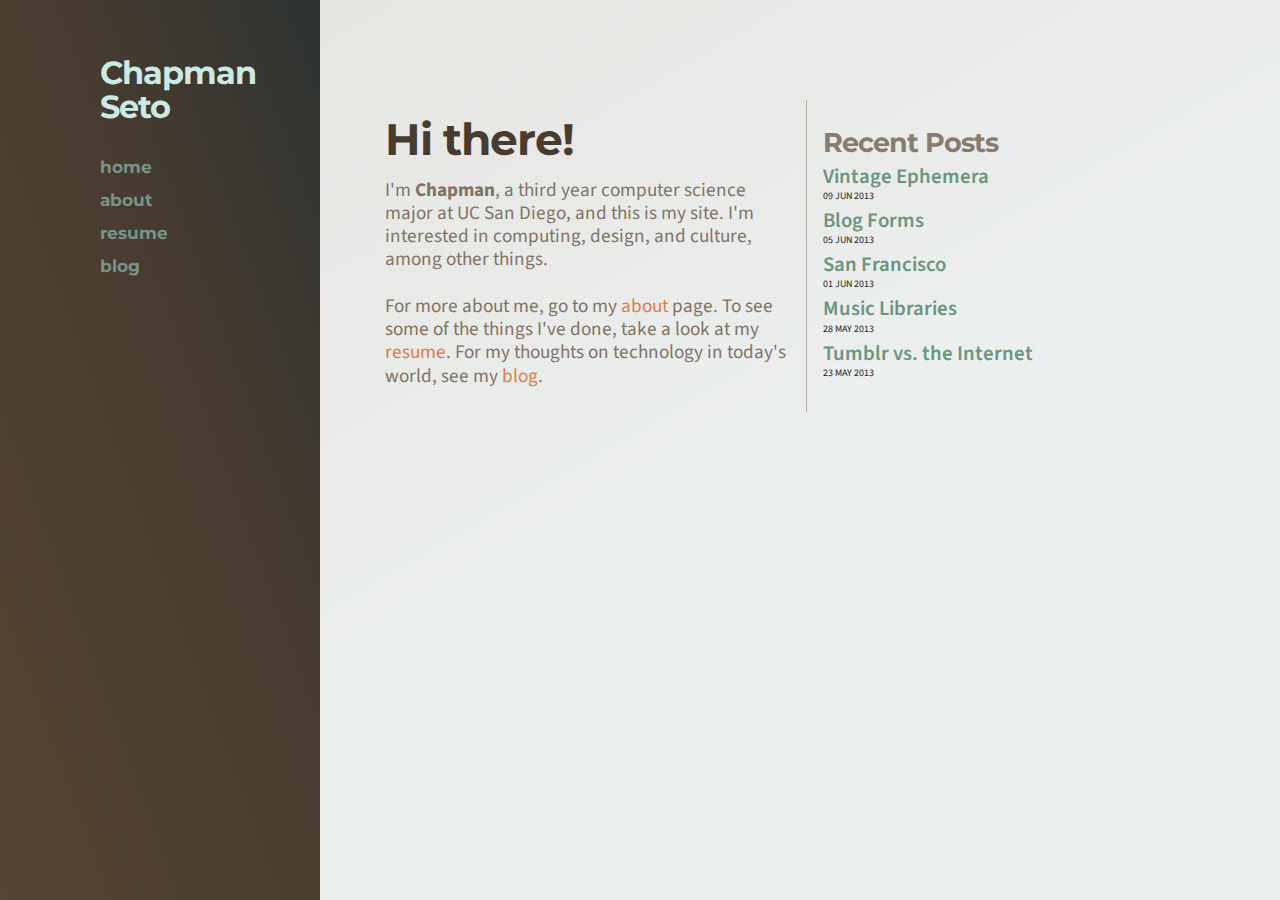
<file: index.html>
<!DOCTYPE html>
<html>
<head>
  <meta charset="utf-8">
  <meta http-equiv="X-UA-Compatible" content="IE=edge,chrome=1">
  <title>Chapman Seto</title>
  <meta name="viewport" content="width=device-width">

  <script type="text/javascript" src="/js/zepto.min.js"></script>
  <!-- syntax highlighting CSS -->
  <link rel="stylesheet" href="/css/syntax.css">

  <!-- (google) fonts -->
  <link href='http://fonts.googleapis.com/css?family=Source+Sans+Pro:400,600,700,400italic,600italic,700italic|Montserrat:400,700' rel='stylesheet' type='text/css'>

  <!-- Custom CSS -->
  <link rel="stylesheet" href="/css/normalize.css" />
  <link rel="stylesheet" href="/css/foundation.min.css" />
  <link rel="stylesheet" href="/css/font-awesome.min.css" />
  <!--[if IE 7]>
    <link rel="stylesheet" href="/css/font-awesome-ie7.min.css">
  <![endif]-->
  <link rel="stylesheet" href="/css/style.css">
</head>

<body>

  <div id="container">

    <div id="sidebar">
      <h3 class="name"><a href="/">Chapman <br>Seto</a></h3>
      <ul class="side-nav" id="navigation">
        <li><a href="/">home</a></li>
        <li><a href="/about">about</a></li>
        <li><a href="/resume">resume</a></li>
        <li><a href="/blog">blog</a>
          
        </li>
      </ul>
    </div>

    <div id="main">
      <div class="row">

        <div class="large-7 columns" id="hello">
  <h1 class="title">Hi there!</h1>
  <p>I'm <strong>Chapman</strong>, a third year computer science major at UC San Diego, and this is my site. I'm interested in computing, design, and culture, among other things.</p>
  <p>For more about me, go to my <a href="/about">about</a> page. To see some of the things I've done, take a look at my <a href="/resume">resume</a>. For my thoughts on technology in today's world, see my <a href="/blog">blog</a>.</p>
</div>

<div class="large-5 columns" id="recent">
  <h3 class="title">Recent Posts</h3>
  
    <h4 class="main-post"><a href="/blog/vintage">Vintage Ephemera</a></h4>
    <div class="date">09 Jun 2013</div>
  
    <h4 class="main-post"><a href="/blog/blog-forms">Blog Forms</a></h4>
    <div class="date">05 Jun 2013</div>
  
    <h4 class="main-post"><a href="/blog/san-francisco">San Francisco</a></h4>
    <div class="date">01 Jun 2013</div>
  
    <h4 class="main-post"><a href="/blog/music-libraries">Music Libraries</a></h4>
    <div class="date">28 May 2013</div>
  
    <h4 class="main-post"><a href="/blog/tumblr-vs-the-internet">Tumblr vs. the Internet</a></h4>
    <div class="date">23 May 2013</div>
  
</div>


      </div>
    </div>

  </div>

</body>
</html>
</file>
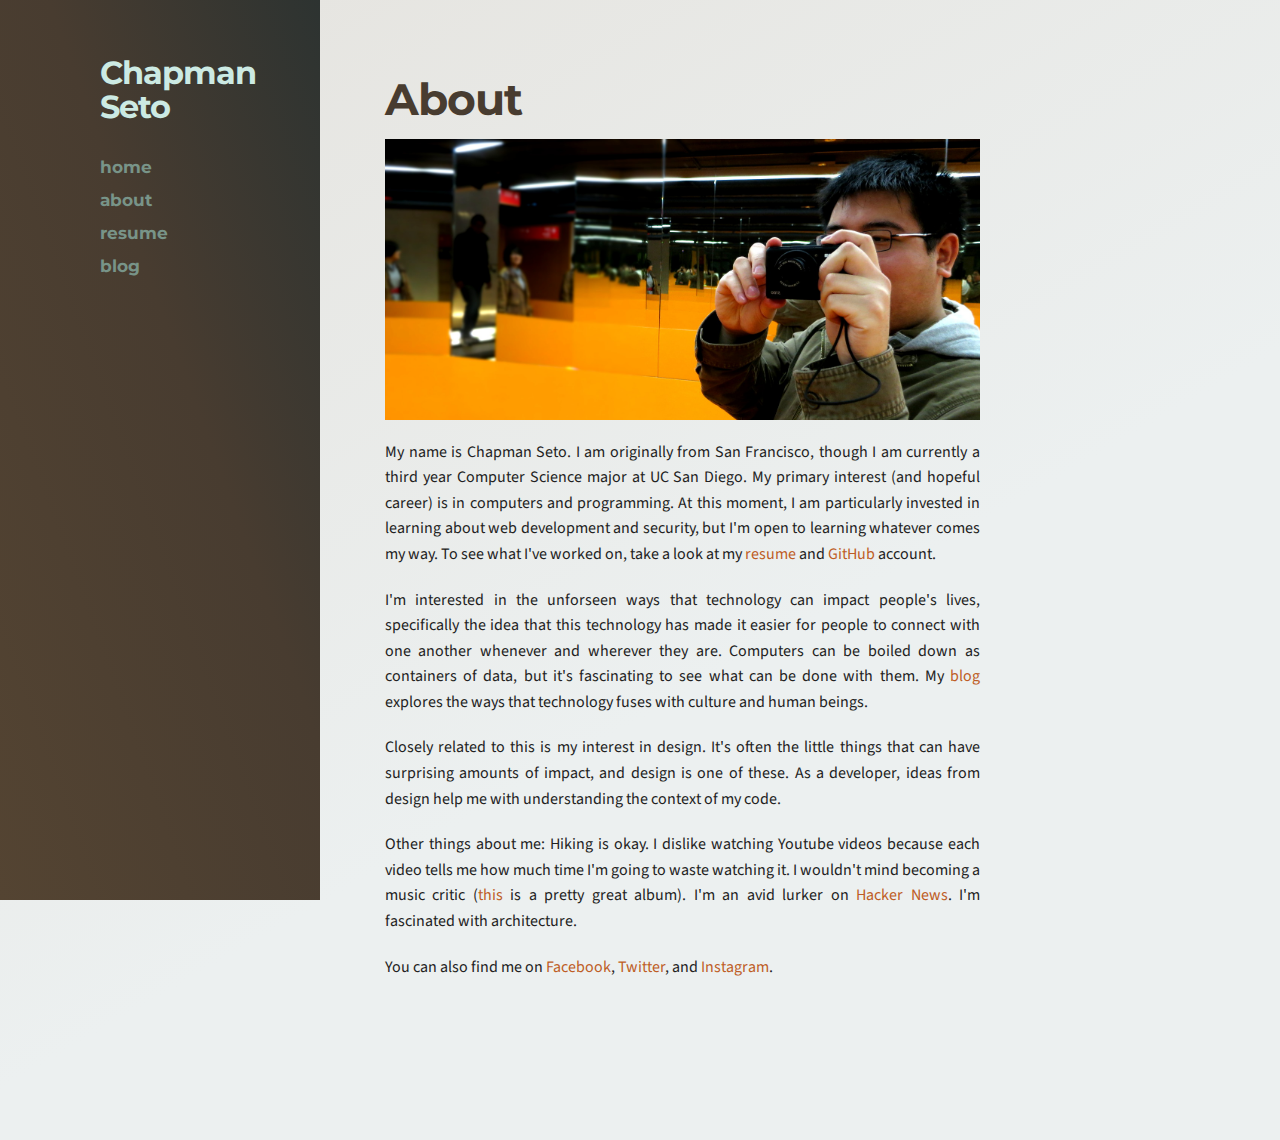
<file: about/index.html>
<!DOCTYPE html>
<html>
<head>
  <meta charset="utf-8">
  <meta http-equiv="X-UA-Compatible" content="IE=edge,chrome=1">
  <title>About | Chapman Seto</title>
  <meta name="viewport" content="width=device-width">

  <script type="text/javascript" src="/js/zepto.min.js"></script>
  <!-- syntax highlighting CSS -->
  <link rel="stylesheet" href="/css/syntax.css">

  <!-- (google) fonts -->
  <link href='http://fonts.googleapis.com/css?family=Source+Sans+Pro:400,600,700,400italic,600italic,700italic|Montserrat:400,700' rel='stylesheet' type='text/css'>

  <!-- Custom CSS -->
  <link rel="stylesheet" href="/css/normalize.css" />
  <link rel="stylesheet" href="/css/foundation.min.css" />
  <link rel="stylesheet" href="/css/font-awesome.min.css" />
  <!--[if IE 7]>
    <link rel="stylesheet" href="/css/font-awesome-ie7.min.css">
  <![endif]-->
  <link rel="stylesheet" href="/css/style.css">
</head>

<body>

  <div id="container">

    <div id="sidebar">
      <h3 class="name"><a href="/">Chapman <br>Seto</a></h3>
      <ul class="side-nav" id="navigation">
        <li><a href="/">home</a></li>
        <li><a href="/about">about</a></li>
        <li><a href="/resume">resume</a></li>
        <li><a href="/blog">blog</a>
          
        </li>
      </ul>
    </div>

    <div id="main">
      <div class="row">

        <div class="large-10 column" id="about">
  
<h1 class="page-head">About</h1>

<p><img src="/images/me3.jpg"></p>

<p>My name is Chapman Seto. I am originally from San Francisco, though I am currently a third year Computer Science major at UC San Diego. My primary interest (and hopeful career) is in computers and programming. At this moment, I am particularly invested in learning about web development and security, but I'm open to learning whatever comes my way. To see what I've worked on, take a look at my <a href="/resume">resume</a> and <a href="https://github.com/chapzork">GitHub</a> account.

<p>I'm interested in the unforseen ways that technology can impact people's lives, specifically the idea that this technology has made it easier for people to connect with one another whenever and wherever they are. Computers can be boiled down as containers of data, but it's fascinating to see what can be done with them. My <a href="/blog">blog</a> explores the ways that technology fuses with culture and human beings.</p>

<p>Closely related to this is my interest in design. It's often the little things that can have surprising amounts of impact, and design is one of these. As a developer, ideas from design help me with understanding the context of my code.</p>

<p>Other things about me: Hiking is okay. I dislike watching Youtube videos because each video tells me how much time I'm going to waste watching it. I wouldn't mind becoming a music critic (<a href="http://en.wikipedia.org/wiki/The_Lemon_of_Pink">this</a> is a pretty great album). I'm an avid lurker on <a href="https://news.ycombinator.com/">Hacker News</a>. I'm fascinated with architecture.</p>

<p>You can also find me on <a href="https://www.facebook.com/chapmanseto">Facebook</a>, <a href="https://twitter.com/chapzork">Twitter</a>, and <a href="http://instagram.com/chapzork">Instagram</a>.</p>

</div>


      </div>
    </div>

  </div>

</body>
</html>
</file>
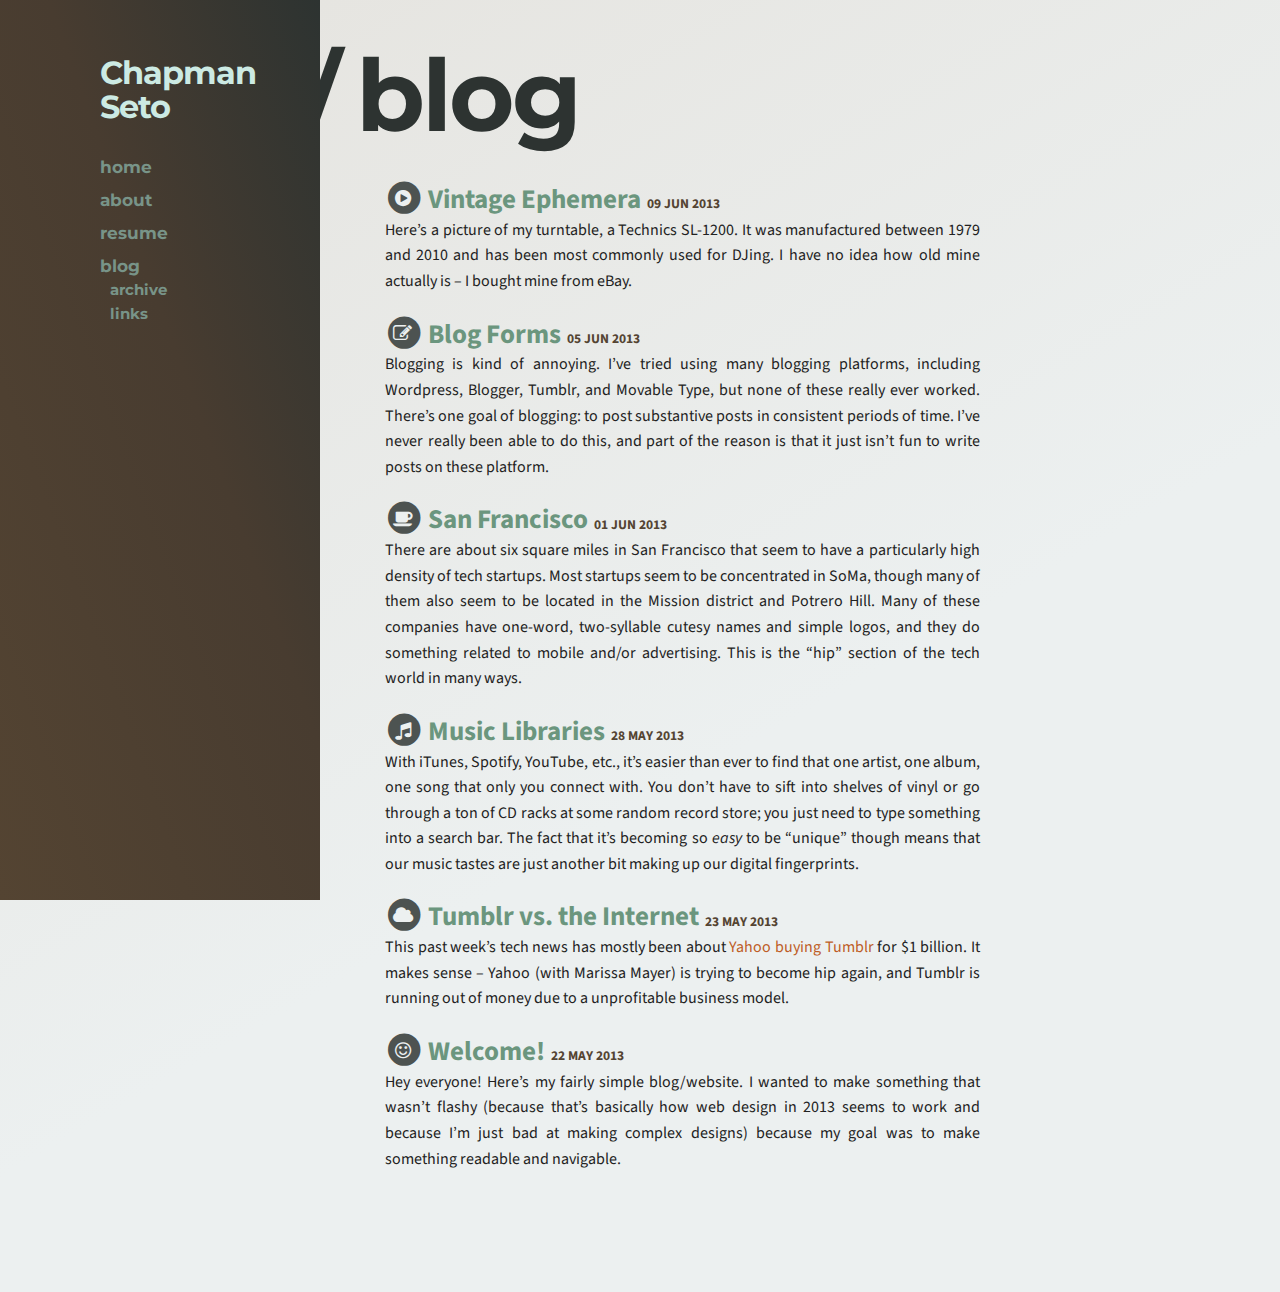
<file: blog/index.html>
<!DOCTYPE html>
<html>
<head>
  <meta charset="utf-8">
  <meta http-equiv="X-UA-Compatible" content="IE=edge,chrome=1">
  <title>Chapman Seto</title>
  <meta name="viewport" content="width=device-width">

  <script type="text/javascript" src="/js/zepto.min.js"></script>
  <!-- syntax highlighting CSS -->
  <link rel="stylesheet" href="/css/syntax.css">

  <!-- (google) fonts -->
  <link href='http://fonts.googleapis.com/css?family=Source+Sans+Pro:400,600,700,400italic,600italic,700italic|Montserrat:400,700' rel='stylesheet' type='text/css'>

  <!-- Custom CSS -->
  <link rel="stylesheet" href="/css/normalize.css" />
  <link rel="stylesheet" href="/css/foundation.min.css" />
  <link rel="stylesheet" href="/css/font-awesome.min.css" />
  <!--[if IE 7]>
    <link rel="stylesheet" href="/css/font-awesome-ie7.min.css">
  <![endif]-->
  <link rel="stylesheet" href="/css/style.css">
</head>

<body>

  <div id="container">

    <div id="sidebar">
      <h3 class="name"><a href="/">Chapman <br>Seto</a></h3>
      <ul class="side-nav" id="navigation">
        <li><a href="/">home</a></li>
        <li><a href="/about">about</a></li>
        <li><a href="/resume">resume</a></li>
        <li><a href="/blog">blog</a>
          
          <ul id="bloglinks">
            <li><a href="/blog/archive">archive</a></li>
            <li><a href="/blog/links">links</a></li>
          </ul>
          
        </li>
      </ul>
    </div>

    <div id="main">
      <div class="row">

        <div id="blog-name">/<span class="n">blog</span></div>
<div class="large-10 columns" id="posts">
  
    <h3 class="post-title">
      <span class="icon-stack">
        <i class="icon-circle icon-stack-base icon-darkish"></i>
        <i class="icon-play-sign icon-lightish icon-oth"></i>
      </span>
      <a href="/blog/vintage">Vintage Ephemera</a>
      <span class="date">09 Jun 2013</span>
    </h3>
    
    <div class="excerpt">
      <p>Here&#8217;s a picture of my turntable, a Technics SL-1200. It was manufactured between 1979 and 2010 and has been most commonly used for DJing. I have no idea how old mine actually is &#8211; I bought mine from eBay.</p>
    </div>
  
    <h3 class="post-title">
      <span class="icon-stack">
        <i class="icon-circle icon-stack-base icon-darkish"></i>
        <i class="icon-edit icon-lightish icon-oth"></i>
      </span>
      <a href="/blog/blog-forms">Blog Forms</a>
      <span class="date">05 Jun 2013</span>
    </h3>
    
    <div class="excerpt">
      <p>Blogging is kind of annoying. I&#8217;ve tried using many blogging platforms, including Wordpress, Blogger, Tumblr, and Movable Type, but none of these really ever worked. There&#8217;s one goal of blogging: to post substantive posts in consistent periods of time. I&#8217;ve never really been able to do this, and part of the reason is that it just isn&#8217;t fun to write posts on these platform.</p>
    </div>
  
    <h3 class="post-title">
      <span class="icon-stack">
        <i class="icon-circle icon-stack-base icon-darkish"></i>
        <i class="icon-coffee icon-lightish icon-oth"></i>
      </span>
      <a href="/blog/san-francisco">San Francisco</a>
      <span class="date">01 Jun 2013</span>
    </h3>
    
    <div class="excerpt">
      <p>There are about six square miles in San Francisco that seem to have a particularly high density of tech startups. Most startups seem to be concentrated in SoMa, though many of them also seem to be located in the Mission district and Potrero Hill. Many of these companies have one-word, two-syllable cutesy names and simple logos, and they do something related to mobile and/or advertising. This is the &#8220;hip&#8221; section of the tech world in many ways.</p>
    </div>
  
    <h3 class="post-title">
      <span class="icon-stack">
        <i class="icon-circle icon-stack-base icon-darkish"></i>
        <i class="icon-music icon-lightish icon-oth"></i>
      </span>
      <a href="/blog/music-libraries">Music Libraries</a>
      <span class="date">28 May 2013</span>
    </h3>
    
    <div class="excerpt">
      <p>With iTunes, Spotify, YouTube, etc., it&#8217;s easier than ever to find that one artist, one album, one song that only you connect with. You don&#8217;t have to sift into shelves of vinyl or go through a ton of CD racks at some random record store; you just need to type something into a search bar. The fact that it&#8217;s becoming so <em>easy</em> to be &#8220;unique&#8221; though means that our music tastes are just another bit making up our digital fingerprints.</p>
    </div>
  
    <h3 class="post-title">
      <span class="icon-stack">
        <i class="icon-circle icon-stack-base icon-darkish"></i>
        <i class="icon-cloud icon-lightish icon-oth"></i>
      </span>
      <a href="/blog/tumblr-vs-the-internet">Tumblr vs. the Internet</a>
      <span class="date">23 May 2013</span>
    </h3>
    
    <div class="excerpt">
      <p>This past week&#8217;s tech news has mostly been about <a href='http://www.nytimes.com/2013/05/20/technology/yahoo-to-buy-tumblr-for-1-1-billion.html?pagewanted=all&amp;_r=0'>Yahoo buying Tumblr</a> for $1 billion. It makes sense &#8211; Yahoo (with Marissa Mayer) is trying to become hip again, and Tumblr is running out of money due to a unprofitable business model.</p>
    </div>
  
    <h3 class="post-title">
      <span class="icon-stack">
        <i class="icon-circle icon-stack-base icon-darkish"></i>
        <i class="icon-smile icon-lightish icon-oth"></i>
      </span>
      <a href="/blog/welcome">Welcome!</a>
      <span class="date">22 May 2013</span>
    </h3>
    
    <div class="excerpt">
      <p>Hey everyone! Here&#8217;s my fairly simple blog/website. I wanted to make something that wasn&#8217;t flashy (because that&#8217;s basically how web design in 2013 seems to work and because I&#8217;m just bad at making complex designs) because my goal was to make something readable and navigable.</p>
    </div>
  
</div>

      </div>
    </div>

  </div>

</body>
</html>
</file>
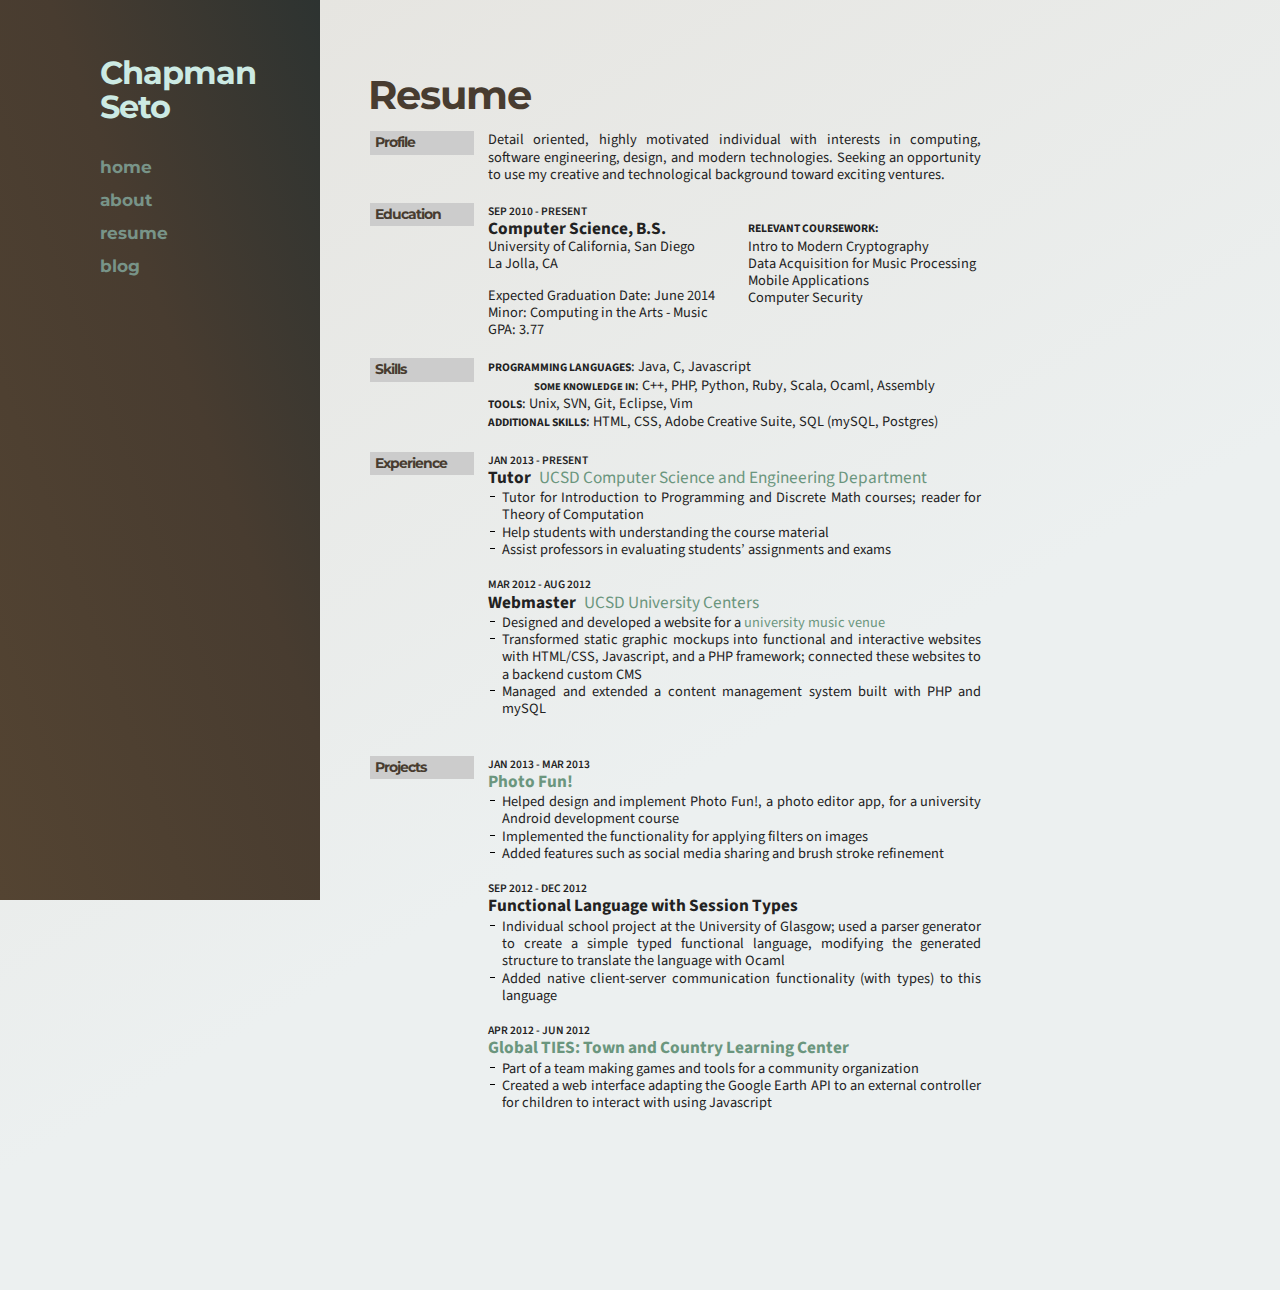
<file: resume/index.html>
<!DOCTYPE html>
<html>
<head>
  <meta charset="utf-8">
  <meta http-equiv="X-UA-Compatible" content="IE=edge,chrome=1">
  <title>Resume | Chapman Seto</title>
  <meta name="viewport" content="width=device-width">

  <script type="text/javascript" src="/js/zepto.min.js"></script>
  <!-- syntax highlighting CSS -->
  <link rel="stylesheet" href="/css/syntax.css">

  <!-- (google) fonts -->
  <link href='http://fonts.googleapis.com/css?family=Source+Sans+Pro:400,600,700,400italic,600italic,700italic|Montserrat:400,700' rel='stylesheet' type='text/css'>

  <!-- Custom CSS -->
  <link rel="stylesheet" href="/css/normalize.css" />
  <link rel="stylesheet" href="/css/foundation.min.css" />
  <link rel="stylesheet" href="/css/font-awesome.min.css" />
  <!--[if IE 7]>
    <link rel="stylesheet" href="/css/font-awesome-ie7.min.css">
  <![endif]-->
  <link rel="stylesheet" href="/css/style.css">
</head>

<body>

  <div id="container">

    <div id="sidebar">
      <h3 class="name"><a href="/">Chapman <br>Seto</a></h3>
      <ul class="side-nav" id="navigation">
        <li><a href="/">home</a></li>
        <li><a href="/about">about</a></li>
        <li><a href="/resume">resume</a></li>
        <li><a href="/blog">blog</a>
          
        </li>
      </ul>
    </div>

    <div id="main">
      <div class="row">

        <div class="large-10 column" id="resume">

  <h1 class="page-head minus">Resume</h1>


  <div class="row sect">
    <div class="large-2 column head">Profile</div>
    <div class="large-10 column">
      Detail oriented, highly motivated individual with interests in computing, software engineering, design, and modern technologies. Seeking an opportunity to use my creative and technological background toward exciting ventures.
    </div>
  </div>

  <div class="row sect">
    <div class="large-2 column head">Education</div>
    <div class="large-10 column">
      <div class="row">
        <div class="large-12 column">
          <div class="date">Sep 2010 - present</div>
        </div>
      </div>
      <div class="row">
        <div class="large-6 column">
          <div class="major">Computer Science, B.S.</div>
          <div class="school">University of California, San Diego<br>
            La Jolla, CA</div>
            Expected Graduation Date: June 2014<br>
            Minor: Computing in the Arts - Music<br>
            GPA: 3.77
        </div>
        <div class="large-6 column">
          <div class="b">Relevant Coursework:</div>
          <ul class="courses">
            <li>Intro to Modern Cryptography</li>
            <li>Data Acquisition for Music Processing</li>
            <li>Mobile Applications</li>
            <li>Computer Security</li>
          </ul>
        </div>
      </div>
    </div>
  </div>

  <div class="row sect">
    <div class="large-2 column head">Skills</div>
    <div class="large-10 column">
      <span class="b">Programming Languages</span>: Java, C, Javascript<br>
      <span class="b sm">Some Knowledge in</span>: C++, PHP, Python, Ruby, Scala, Ocaml, Assembly<br>
      <span class="b">Tools</span>: Unix, SVN, Git, Eclipse, Vim<br>
      <span class="b">Additional Skills</span>: HTML, CSS, Adobe Creative Suite, SQL (mySQL, Postgres)
    </div>
  </div>

  <div class="row sect">
    <div class="large-2 column head">Experience</div>
    <div class="large-10 column">
      <div class="res-unit">
        <div class="date">Jan 2013 - present</div>
        <div class="title"><span class="act">Tutor</span> <span class="sub"><a href="http://cse.ucsd.edu/">UCSD Computer Science and Engineering Department</a></span></div>
        <ul>
          <li>Tutor for Introduction to Programming and Discrete Math courses; reader for Theory of Computation</li>
          <li>Help students with understanding the course material</li>
          <li>Assist professors in evaluating students’ assignments and exams</li>
        </ul>
      </div>
      <div class="res-unit">
        <div class="date">Mar 2012 - Aug 2012</div>
        <div class="title"><span class="act">Webmaster</span> <span class="sub"><a href="http://universitycenters.ucsd.edu/">UCSD University Centers</a></span></div>
        <ul>
          <li>Designed and developed a website for a <a href="http://theloft.ucsd.edu">university music venue</a></li>
          <li>Transformed static graphic mockups into functional and interactive websites with HTML/CSS, Javascript,
            and a PHP framework; connected these websites to a backend custom CMS</li>
            <li>Managed and extended a content management system built with PHP and mySQL</li>
          </ul>
        </div>
      </div>
    </div>

    <div class="row sect">
      <div class="large-2 column head">Projects</div>
      <div class="large-10 column">
        <div class="res-unit">
          <div class="date">Jan 2013 - Mar 2013</div>
          <div class="title"><a href="https://play.google.com/store/apps/details?id=com.cse190.photofunapp">Photo Fun!</a></div>
          <ul>
            <li>Helped design and implement Photo Fun!, a photo editor app, for a university Android development course</li>
            <li>Implemented the functionality for applying filters on images</li>
            <li>Added features such as social media sharing and brush stroke refinement</li>
          </ul>
        </div>
        <div class="res-unit">
          <div class="date">Sep 2012 - Dec 2012</div>
          <div class="title">Functional Language with Session Types</div>
          <ul>
            <li>Individual school project at the University of Glasgow; used a parser generator to create a simple typed
              functional language, modifying the generated structure to translate the language with Ocaml</li>
              <li>Added native client-server communication functionality (with types) to this language</li>
            </ul>
          </div>
          <div class="res-unit">
            <div class="date">Apr 2012 - Jun 2012</div>
            <div class="title"><a href="http://globalties.ucsd.edu/tnc.html">Global TIES: Town and Country Learning Center</a></div>
            <ul>
              <li>Part of a team making games and tools for a community organization</li>
              <li>Created a web interface adapting the Google Earth API to an external controller for children to interact with
                using Javascript</li>
              </ul>
            </div>
          </div>
        </div>


      </div>


      </div>
    </div>

  </div>

</body>
</html>
</file>
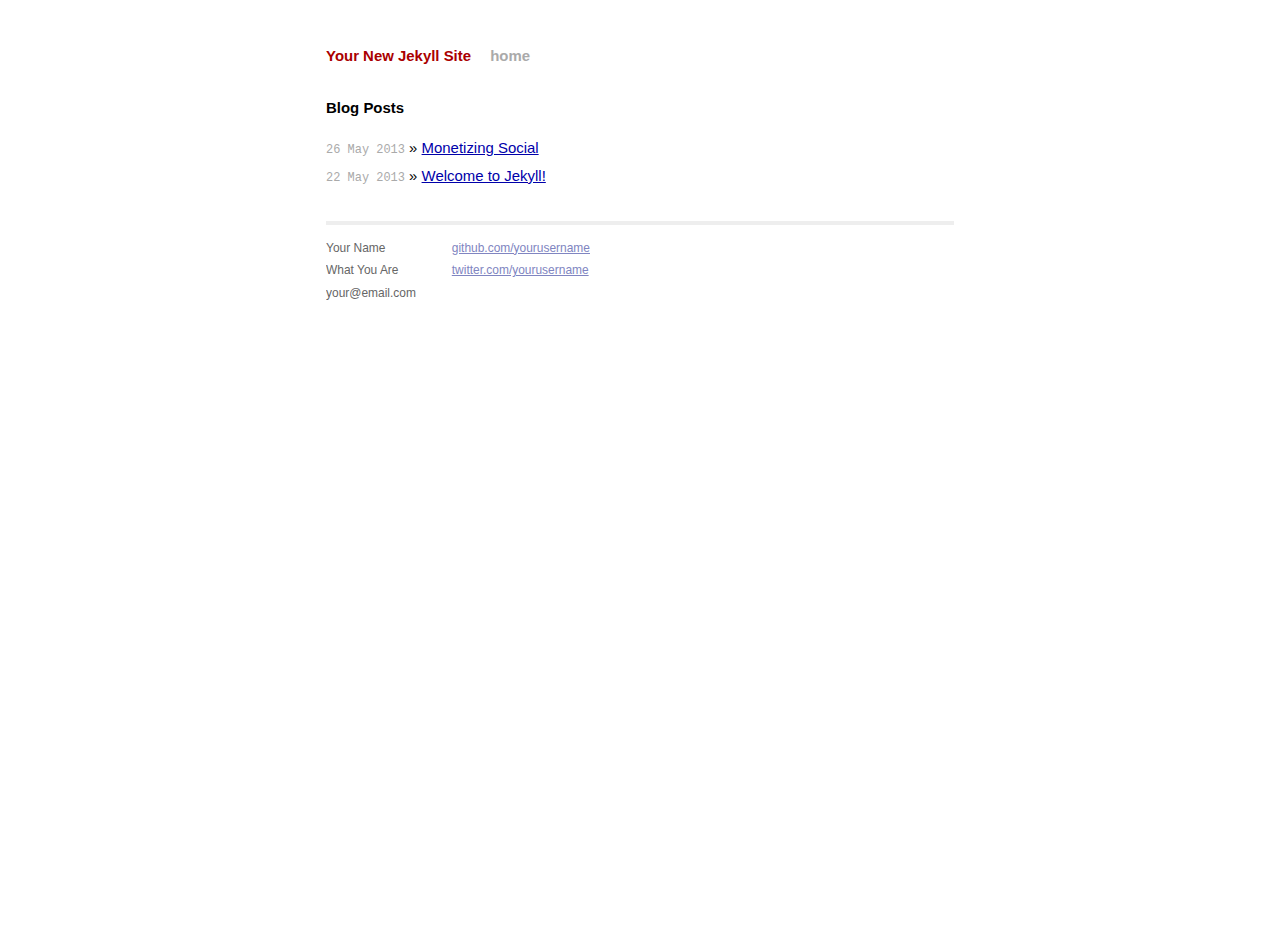
<file: test/index.html>
<!DOCTYPE html>
<html>
    <head>
        <meta charset="utf-8">
        <meta http-equiv="X-UA-Compatible" content="IE=edge,chrome=1">
        <title>Your New Jekyll Site</title>
        <meta name="viewport" content="width=device-width">

        <!-- syntax highlighting CSS -->
        <link rel="stylesheet" href="/css/syntax.css">

        <!-- Custom CSS -->
        <link rel="stylesheet" href="/css/main.css">

    </head>
    <body>

        <div class="container">
          <div class="site">
            <div class="header">
              <h1 class="title"><a href="/">Your New Jekyll Site</a></h1>
              <a class="extra" href="/">home</a>
            </div>
     
                <div id="home">
  <h1>Blog Posts</h1>
  <ul class="posts">
    
      <li><span>26 May 2013</span> &raquo; <a href="/2013/05/26/monetizing-social.html">Monetizing Social</a></li>
    
      <li><span>22 May 2013</span> &raquo; <a href="/jekyll/update/2013/05/22/welcome-to-jekyll.html">Welcome to Jekyll!</a></li>
    
  </ul>
</div>

            <div class="footer">
              <div class="contact">
                <p>
                  Your Name<br />
                  What You Are<br />
                  your@email.com
                </p>
              </div>
              <div class="contact">
                <p>
                  <a href="http://github.com/yourusername/">github.com/yourusername</a><br />
                  <a href="http://twitter.com/yourusername/">twitter.com/yourusername</a><br />
                </p>
              </div>
            </div>
          </div>
        </div> <!-- /container -->

    </body>
</html>
</file>
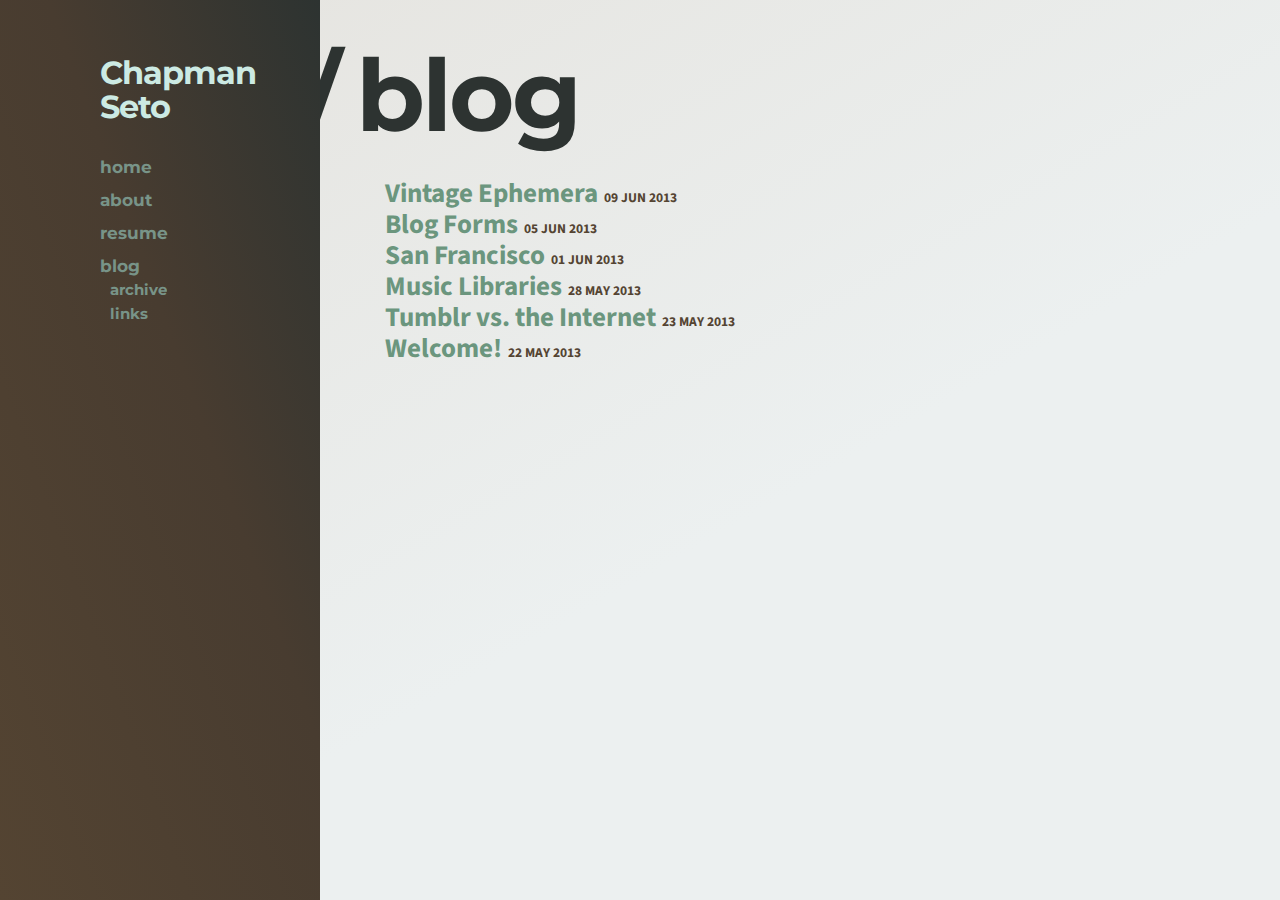
<file: blog/archive/index.html>
<!DOCTYPE html>
<html>
<head>
  <meta charset="utf-8">
  <meta http-equiv="X-UA-Compatible" content="IE=edge,chrome=1">
  <title>Chapman Seto</title>
  <meta name="viewport" content="width=device-width">

  <script type="text/javascript" src="/js/zepto.min.js"></script>
  <!-- syntax highlighting CSS -->
  <link rel="stylesheet" href="/css/syntax.css">

  <!-- (google) fonts -->
  <link href='http://fonts.googleapis.com/css?family=Source+Sans+Pro:400,600,700,400italic,600italic,700italic|Montserrat:400,700' rel='stylesheet' type='text/css'>

  <!-- Custom CSS -->
  <link rel="stylesheet" href="/css/normalize.css" />
  <link rel="stylesheet" href="/css/foundation.min.css" />
  <link rel="stylesheet" href="/css/font-awesome.min.css" />
  <!--[if IE 7]>
    <link rel="stylesheet" href="/css/font-awesome-ie7.min.css">
  <![endif]-->
  <link rel="stylesheet" href="/css/style.css">
</head>

<body>

  <div id="container">

    <div id="sidebar">
      <h3 class="name"><a href="/">Chapman <br>Seto</a></h3>
      <ul class="side-nav" id="navigation">
        <li><a href="/">home</a></li>
        <li><a href="/about">about</a></li>
        <li><a href="/resume">resume</a></li>
        <li><a href="/blog">blog</a>
          
          <ul id="bloglinks">
            <li><a href="/blog/archive">archive</a></li>
            <li><a href="/blog/links">links</a></li>
          </ul>
          
        </li>
      </ul>
    </div>

    <div id="main">
      <div class="row">

        <div id="blog-name">/<span class="n">blog</span></div>
<div class="large-10 columns" id="posts">
  
</span>
    <h3 class="post-title">
      <a href="/blog/vintage">Vintage Ephemera</a>
      <span class="date">09 Jun 2013</span>
    </h3>
  
</span>
    <h3 class="post-title">
      <a href="/blog/blog-forms">Blog Forms</a>
      <span class="date">05 Jun 2013</span>
    </h3>
  
</span>
    <h3 class="post-title">
      <a href="/blog/san-francisco">San Francisco</a>
      <span class="date">01 Jun 2013</span>
    </h3>
  
</span>
    <h3 class="post-title">
      <a href="/blog/music-libraries">Music Libraries</a>
      <span class="date">28 May 2013</span>
    </h3>
  
</span>
    <h3 class="post-title">
      <a href="/blog/tumblr-vs-the-internet">Tumblr vs. the Internet</a>
      <span class="date">23 May 2013</span>
    </h3>
  
</span>
    <h3 class="post-title">
      <a href="/blog/welcome">Welcome!</a>
      <span class="date">22 May 2013</span>
    </h3>
  
</div>

      </div>
    </div>

  </div>

</body>
</html>
</file>
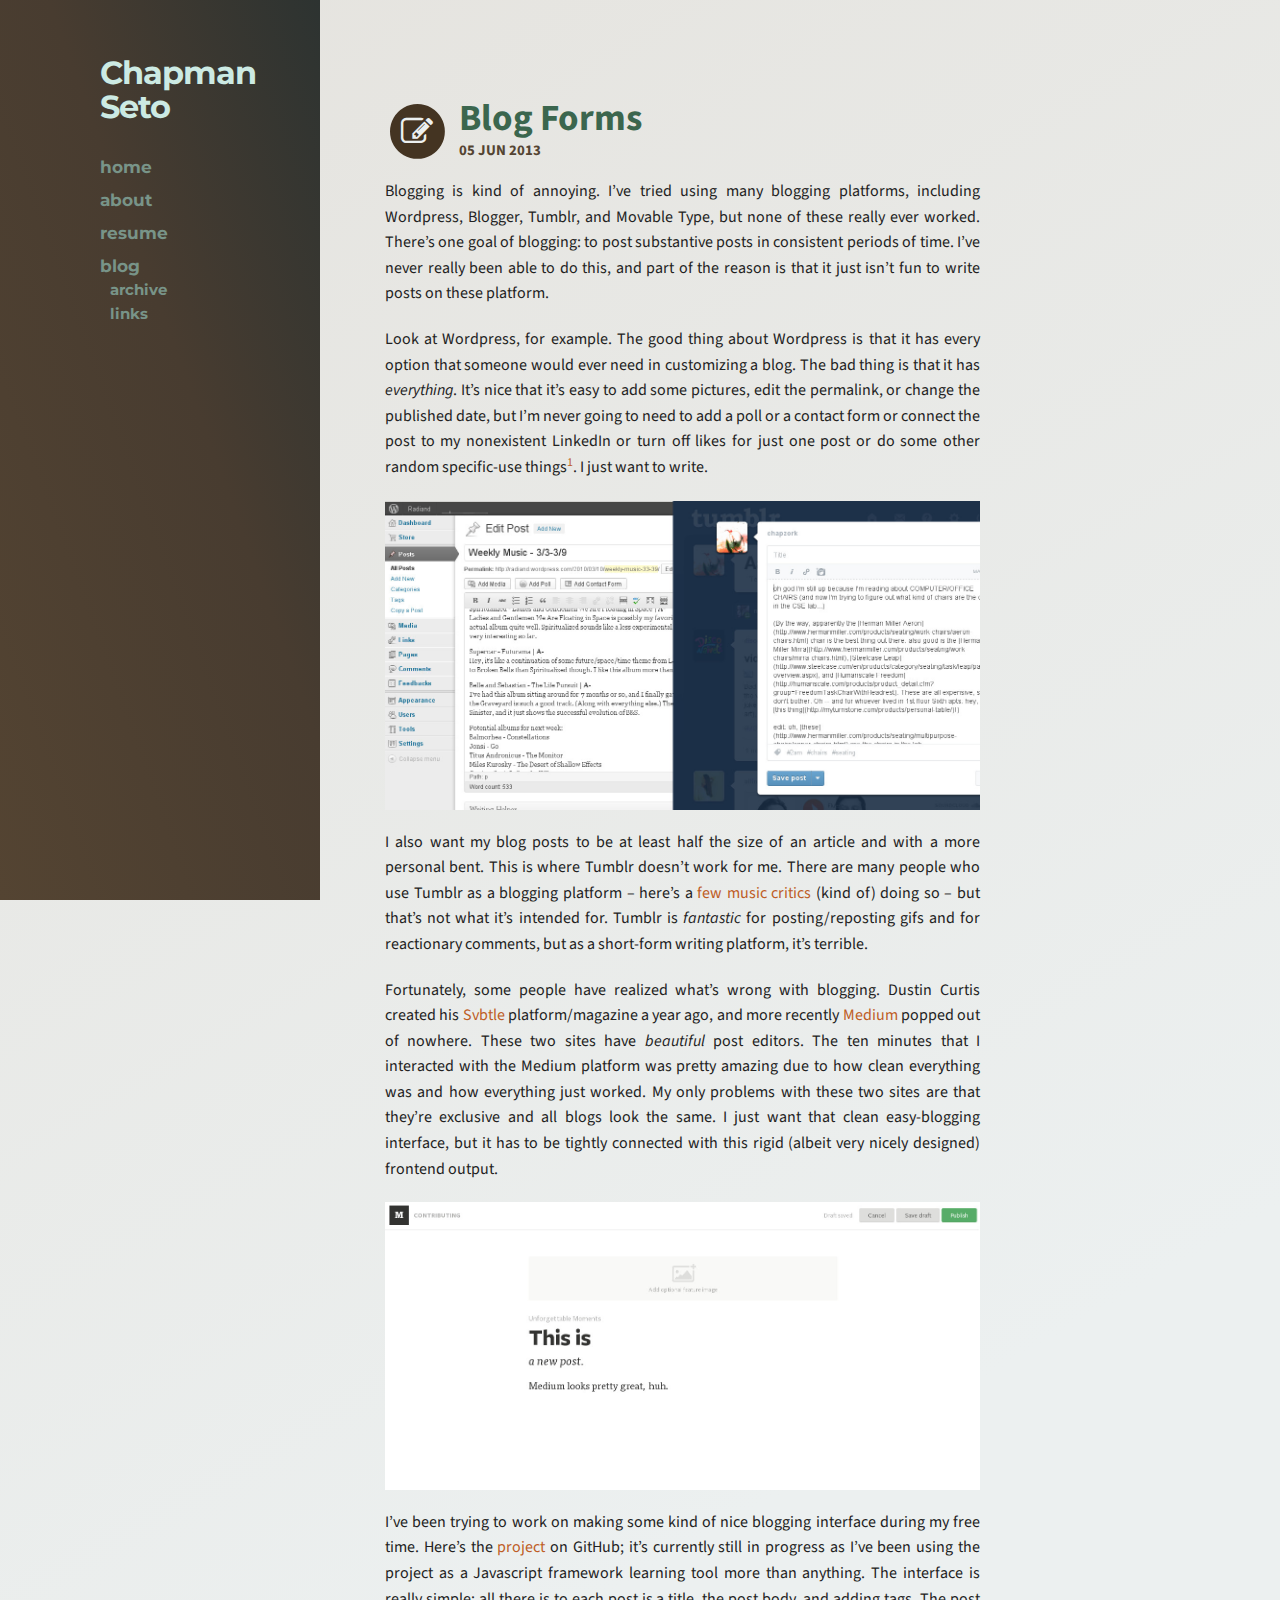
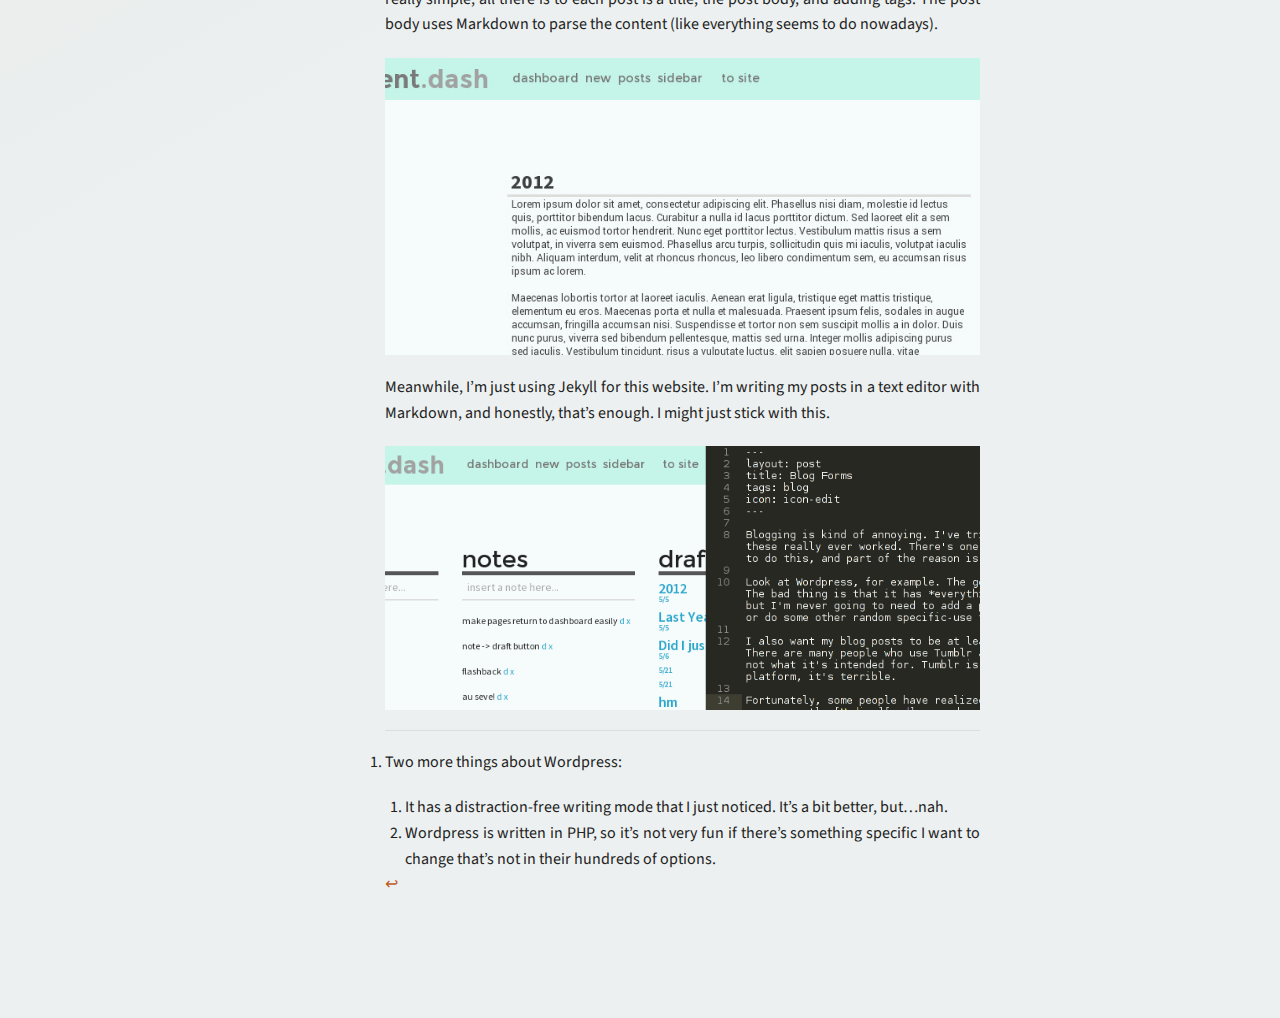
<file: blog/blog-forms/index.html>
<!DOCTYPE html>
<html>
<head>
  <meta charset="utf-8">
  <meta http-equiv="X-UA-Compatible" content="IE=edge,chrome=1">
  <title>Blog Forms</title>
  <meta name="viewport" content="width=device-width">

  <script type="text/javascript" src="/js/zepto.min.js"></script>
  <!-- syntax highlighting CSS -->
  <link rel="stylesheet" href="/css/syntax.css">

  <!-- (google) fonts -->
  <link href='http://fonts.googleapis.com/css?family=Source+Sans+Pro:400,600,700,400italic,600italic,700italic|Montserrat:400,700' rel='stylesheet' type='text/css'>

  <!-- Custom CSS -->
  <link rel="stylesheet" href="/css/normalize.css" />
  <link rel="stylesheet" href="/css/foundation.min.css" />
  <link rel="stylesheet" href="/css/font-awesome.min.css" />
  <!--[if IE 7]>
    <link rel="stylesheet" href="/css/font-awesome-ie7.min.css">
  <![endif]-->
  <link rel="stylesheet" href="/css/style.css">
</head>

<body>

  <div id="container">

    <div id="sidebar">
      <h3 class="name"><a href="/">Chapman <br>Seto</a></h3>
      <ul class="side-nav" id="navigation">
        <li><a href="/">home</a></li>
        <li><a href="/about">about</a></li>
        <li><a href="/resume">resume</a></li>
        <li><a href="/blog">blog</a>
          
          <ul id="bloglinks">
            <li><a href="/blog/archive">archive</a></li>
            <li><a href="/blog/links">links</a></li>
          </ul>
          
        </li>
      </ul>
    </div>

    <div id="main">
      <div class="row">

        <div class="large-10 columns" id="post">
  <span class="icon-stack pull-left icon-2x">
        <i class="icon-circle icon-stack-base icon-brownish"></i>
        <i class="icon-edit icon-lightish icon-other"></i>
  </span>
<h2 class="title">Blog Forms<div class="date">05 Jun 2013</div></h2>

<p>Blogging is kind of annoying. I&#8217;ve tried using many blogging platforms, including Wordpress, Blogger, Tumblr, and Movable Type, but none of these really ever worked. There&#8217;s one goal of blogging: to post substantive posts in consistent periods of time. I&#8217;ve never really been able to do this, and part of the reason is that it just isn&#8217;t fun to write posts on these platform.</p>

<p>Look at Wordpress, for example. The good thing about Wordpress is that it has every option that someone would ever need in customizing a blog. The bad thing is that it has <em>everything</em>. It&#8217;s nice that it&#8217;s easy to add some pictures, edit the permalink, or change the published date, but I&#8217;m never going to need to add a poll or a contact form or connect the post to my nonexistent LinkedIn or turn off likes for just one post or do some other random specific-use things<sup id='fnref:1'><a href='#fn:1' rel='footnote'>1</a></sup>. I just want to write.</p>

<p><img alt='Wordpress/Tumblr' src='/images/blog1.jpg' /></p>

<p>I also want my blog posts to be at least half the size of an article and with a more personal bent. This is where Tumblr doesn&#8217;t work for me. There are many people who use Tumblr as a blogging platform &#8211; here&#8217;s a <a href='http://tomewing.tumblr.com/'>few</a> <a href='http://agrammar.tumblr.com/'>music</a> <a href='http://www.markrichardson.org/'>critics</a> (kind of) doing so &#8211; but that&#8217;s not what it&#8217;s intended for. Tumblr is <em>fantastic</em> for posting/reposting gifs and for reactionary comments, but as a short-form writing platform, it&#8217;s terrible.</p>

<p>Fortunately, some people have realized what&#8217;s wrong with blogging. Dustin Curtis created his <a href='http://dcurt.is/codename-svbtle'>Svbtle</a> platform/magazine a year ago, and more recently <a href='https://medium.com/about/9e53ca408c48'>Medium</a> popped out of nowhere. These two sites have <em>beautiful</em> post editors. The ten minutes that I interacted with the Medium platform was pretty amazing due to how clean everything was and how everything just worked. My only problems with these two sites are that they&#8217;re exclusive and all blogs look the same. I just want that clean easy-blogging interface, but it has to be tightly connected with this rigid (albeit very nicely designed) frontend output.</p>

<p><img alt='Medium' src='/images/medium.jpg' /></p>

<p>I&#8217;ve been trying to work on making some kind of nice blogging interface during my free time. Here&#8217;s the <a href='https://github.com/chapzork/blogform'>project</a> on GitHub; it&#8217;s currently still in progress as I&#8217;ve been using the project as a Javascript framework learning tool more than anything. The interface is really simple; all there is to each post is a title, the post body, and adding tags. The post body uses Markdown to parse the content (like everything seems to do nowadays).</p>

<p><img alt='newblog post' src='/images/blogform0.jpg' /></p>

<p>Meanwhile, I&#8217;m just using Jekyll for this website. I&#8217;m writing my posts in a text editor with Markdown, and honestly, that&#8217;s enough. I might just stick with this.</p>

<p><img alt='personal' src='/images/blog2.png' /></p>
<div class='footnotes'><hr /><ol><li id='fn:1'>
<p>Two more things about Wordpress:</p>

<ol>
<li>It has a distraction-free writing mode that I just noticed. It&#8217;s a bit better, but&#8230;nah.</li>

<li>Wordpress is written in PHP, so it&#8217;s not very fun if there&#8217;s something specific I want to change that&#8217;s not in their hundreds of options.</li>
</ol>
<a href='#fnref:1' rev='footnote'>&#8617;</a></li></ol></div>
</div>


      </div>
    </div>

  </div>

</body>
</html>
</file>
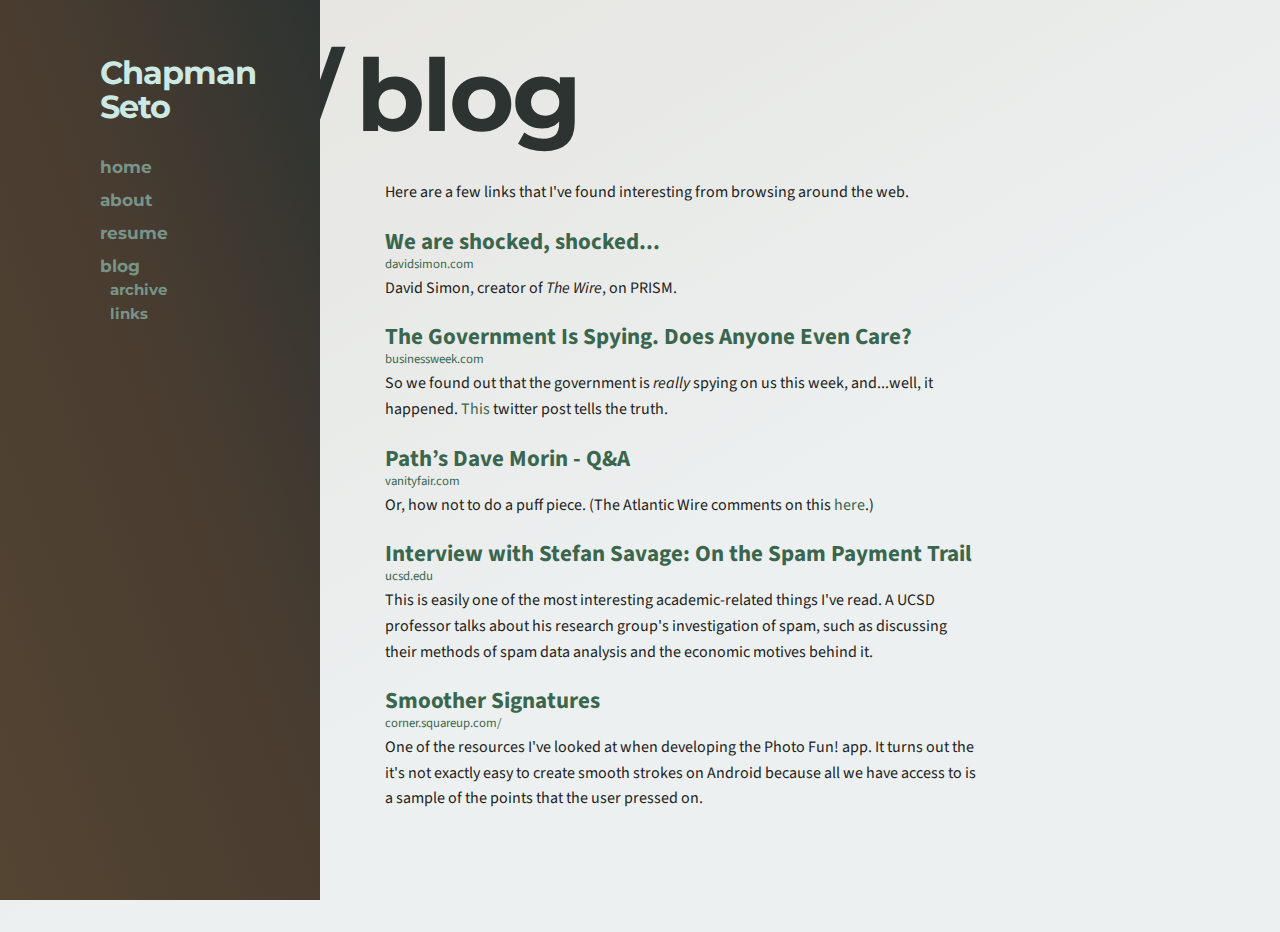
<file: blog/links/index.html>
<!DOCTYPE html>
<html>
<head>
  <meta charset="utf-8">
  <meta http-equiv="X-UA-Compatible" content="IE=edge,chrome=1">
  <title>Chapman Seto</title>
  <meta name="viewport" content="width=device-width">

  <script type="text/javascript" src="/js/zepto.min.js"></script>
  <!-- syntax highlighting CSS -->
  <link rel="stylesheet" href="/css/syntax.css">

  <!-- (google) fonts -->
  <link href='http://fonts.googleapis.com/css?family=Source+Sans+Pro:400,600,700,400italic,600italic,700italic|Montserrat:400,700' rel='stylesheet' type='text/css'>

  <!-- Custom CSS -->
  <link rel="stylesheet" href="/css/normalize.css" />
  <link rel="stylesheet" href="/css/foundation.min.css" />
  <link rel="stylesheet" href="/css/font-awesome.min.css" />
  <!--[if IE 7]>
    <link rel="stylesheet" href="/css/font-awesome-ie7.min.css">
  <![endif]-->
  <link rel="stylesheet" href="/css/style.css">
</head>

<body>

  <div id="container">

    <div id="sidebar">
      <h3 class="name"><a href="/">Chapman <br>Seto</a></h3>
      <ul class="side-nav" id="navigation">
        <li><a href="/">home</a></li>
        <li><a href="/about">about</a></li>
        <li><a href="/resume">resume</a></li>
        <li><a href="/blog">blog</a>
          
          <ul id="bloglinks">
            <li><a href="/blog/archive">archive</a></li>
            <li><a href="/blog/links">links</a></li>
          </ul>
          
        </li>
      </ul>
    </div>

    <div id="main">
      <div class="row">

        <div id="blog-name">/<span class="n">blog</span></div>
<div class="large-10 columns" id="links">

<p>Here are a few links that I've found interesting from browsing around the web.</p>

<a href="http://davidsimon.com/we-are-shocked-shocked/">
  <h4>We are shocked, shocked...</h4>
  <div class="sub">davidsimon.com</div>
</a>
<p>David Simon, creator of <em>The Wire</em>, on PRISM.</p>

<a href="http://www.businessweek.com/articles/2013-06-07/the-government-is-spying-dot-does-anyone-even-care">
  <h4>The Government Is Spying. Does Anyone Even Care?</h4>
  <div class="sub">businessweek.com</div>
</a>
<p>So we found out that the government is <em>really</em> spying on us this week, and...well, it happened. <a href="https://twitter.com/jackshafer/status/343064113175490560">This</a> twitter post tells the truth.</p>

<a href="http://www.vanityfair.com/culture/my-phone/2013/03/dave-morin-path-facebook-apple">
  <h4>Path’s Dave Morin - Q&A</h4>
  <div class="sub">vanityfair.com</div>
</a>
<p>Or, how not to do a puff piece. (The Atlantic Wire comments on this <a href="http://www.theatlanticwire.com/technology/2013/03/dave-morin-path-interview/63613/">here</a>.)</p>

<a href="http://cseweb.ucsd.edu/~savage/papers/LoginInterview11.pdf">
  <h4>Interview with Stefan Savage: On the Spam Payment Trail</h4>
  <div class="sub">ucsd.edu</div>
</a>
<p>This is easily one of the most interesting academic-related things I've read. A UCSD professor talks about his research group's investigation of spam, such as discussing their methods of spam data analysis and the economic motives behind it.</p>

<a href="http://corner.squareup.com/2012/07/smoother-signatures.html">
  <h4>Smoother Signatures</h4>
  <div class="sub">corner.squareup.com/</div>
</a>
<p>One of the resources I've looked at when developing the Photo Fun! app. It turns out the it's not exactly easy to create smooth strokes on Android because all we have access to is a sample of the points that the user pressed on.</p>


</div>

      </div>
    </div>

  </div>

</body>
</html>
</file>
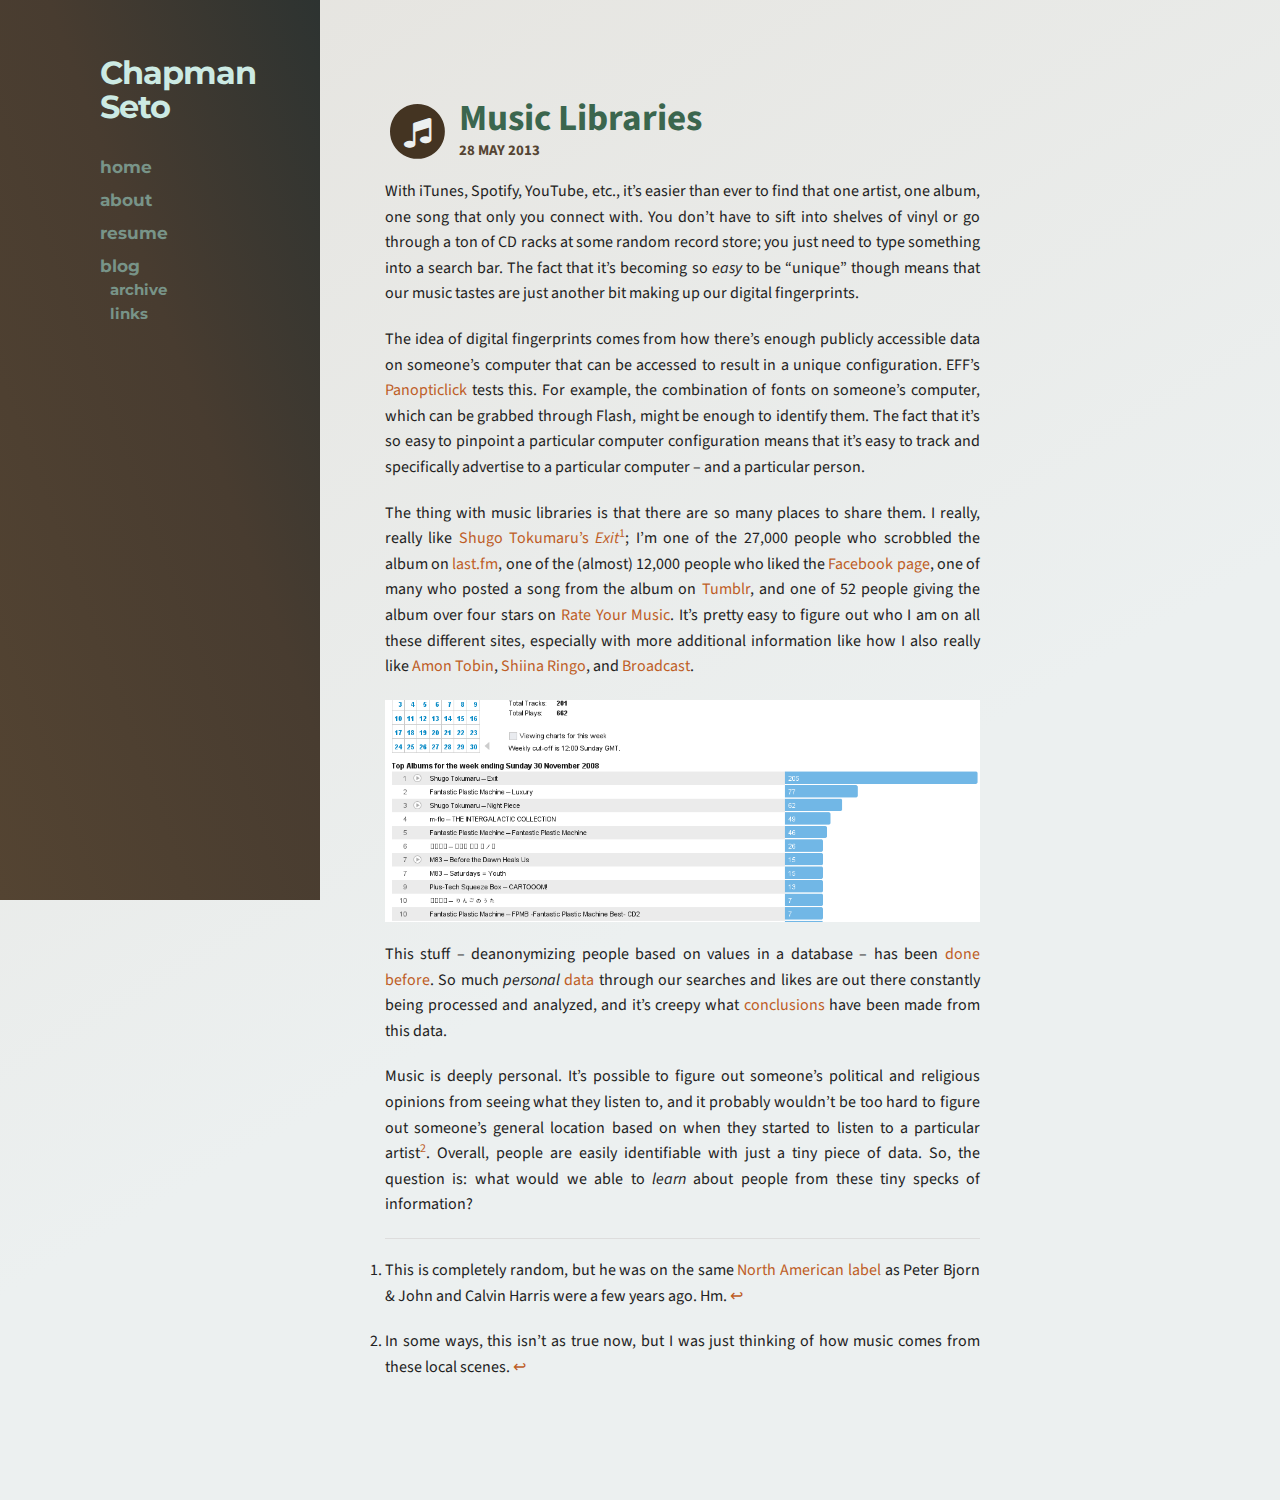
<file: blog/music-libraries/index.html>
<!DOCTYPE html>
<html>
<head>
  <meta charset="utf-8">
  <meta http-equiv="X-UA-Compatible" content="IE=edge,chrome=1">
  <title>Music Libraries</title>
  <meta name="viewport" content="width=device-width">

  <script type="text/javascript" src="/js/zepto.min.js"></script>
  <!-- syntax highlighting CSS -->
  <link rel="stylesheet" href="/css/syntax.css">

  <!-- (google) fonts -->
  <link href='http://fonts.googleapis.com/css?family=Source+Sans+Pro:400,600,700,400italic,600italic,700italic|Montserrat:400,700' rel='stylesheet' type='text/css'>

  <!-- Custom CSS -->
  <link rel="stylesheet" href="/css/normalize.css" />
  <link rel="stylesheet" href="/css/foundation.min.css" />
  <link rel="stylesheet" href="/css/font-awesome.min.css" />
  <!--[if IE 7]>
    <link rel="stylesheet" href="/css/font-awesome-ie7.min.css">
  <![endif]-->
  <link rel="stylesheet" href="/css/style.css">
</head>

<body>

  <div id="container">

    <div id="sidebar">
      <h3 class="name"><a href="/">Chapman <br>Seto</a></h3>
      <ul class="side-nav" id="navigation">
        <li><a href="/">home</a></li>
        <li><a href="/about">about</a></li>
        <li><a href="/resume">resume</a></li>
        <li><a href="/blog">blog</a>
          
          <ul id="bloglinks">
            <li><a href="/blog/archive">archive</a></li>
            <li><a href="/blog/links">links</a></li>
          </ul>
          
        </li>
      </ul>
    </div>

    <div id="main">
      <div class="row">

        <div class="large-10 columns" id="post">
  <span class="icon-stack pull-left icon-2x">
        <i class="icon-circle icon-stack-base icon-brownish"></i>
        <i class="icon-music icon-lightish icon-other"></i>
  </span>
<h2 class="title">Music Libraries<div class="date">28 May 2013</div></h2>

<p>With iTunes, Spotify, YouTube, etc., it&#8217;s easier than ever to find that one artist, one album, one song that only you connect with. You don&#8217;t have to sift into shelves of vinyl or go through a ton of CD racks at some random record store; you just need to type something into a search bar. The fact that it&#8217;s becoming so <em>easy</em> to be &#8220;unique&#8221; though means that our music tastes are just another bit making up our digital fingerprints.</p>

<p>The idea of digital fingerprints comes from how there&#8217;s enough publicly accessible data on someone&#8217;s computer that can be accessed to result in a unique configuration. EFF&#8217;s <a href='https://panopticlick.eff.org/'>Panopticlick</a> tests this. For example, the combination of fonts on someone&#8217;s computer, which can be grabbed through Flash, might be enough to identify them. The fact that it&#8217;s so easy to pinpoint a particular computer configuration means that it&#8217;s easy to track and specifically advertise to a particular computer &#8211; and a particular person.</p>

<p>The thing with music libraries is that there are so many places to share them. I really, really like <a href='http://www.amazon.com/music/dp/B001CR49OI'>Shugo Tokumaru&#8217;s <em>Exit</em></a><sup id='fnref:1'><a href='#fn:1' rel='footnote'>1</a></sup>; I&#8217;m one of the 27,000 people who scrobbled the album on <a href='http://www.last.fm/music/Shugo+Tokumaru/Exit'>last.fm</a>, one of the (almost) 12,000 people who liked the <a href='https://www.facebook.com/shugotokumaru'>Facebook page</a>, one of many who posted a song from the album on <a href='http://chapzork.tumblr.com/tagged/shugo%20tokumaru'>Tumblr</a>, and one of 52 people giving the album over four stars on <a href='http://rateyourmusic.com/release/album/shugo_tokumaru/exit/'>Rate Your Music</a>. It&#8217;s pretty easy to figure out who I am on all these different sites, especially with more additional information like how I also really like <a href='http://www.amontobin.com/'>Amon Tobin</a>, <a href='http://www.kronekodow.com/'>Shiina Ringo</a>, and <a href='http://warp.net/records/broadcast'>Broadcast</a>.</p>

<p><img alt='Last.fm' src='/images/lastfm.png' /></p>

<p>This stuff &#8211; deanonymizing people based on values in a database &#8211; has been <a href='http://arxiv.org/abs/cs/0610105'>done</a> <a href='http://query.nytimes.com/gst/fullpage.html?res=9E0CE3DD1F3FF93AA3575BC0A9609C8B63'>before</a>. So much <em>personal</em> <a href='http://en.wikipedia.org/wiki/Big_data'>data</a> through our searches and likes are out there constantly being processed and analyzed, and it&#8217;s creepy what <a href='http://www.nytimes.com/2012/02/19/magazine/shopping-habits.html?pagewanted=1&amp;_r=2&amp;hp&amp;'>conclusions</a> have been made from this data.</p>

<p>Music is deeply personal. It&#8217;s possible to figure out someone&#8217;s political and religious opinions from seeing what they listen to, and it probably wouldn&#8217;t be too hard to figure out someone&#8217;s general location based on when they started to listen to a particular artist<sup id='fnref:2'><a href='#fn:2' rel='footnote'>2</a></sup>. Overall, people are easily identifiable with just a tiny piece of data. So, the question is: what would we able to <em>learn</em> about people from these tiny specks of information?</p>
<div class='footnotes'><hr /><ol><li id='fn:1'>
<p>This is completely random, but he was on the same <a href='http://www.almostgoldrecordings.com/artists/'>North American label</a> as Peter Bjorn &amp; John and Calvin Harris were a few years ago. Hm. <a href='#fnref:1' rev='footnote'>&#8617;</a></p>
</li><li id='fn:2'>
<p>In some ways, this isn&#8217;t as true now, but I was just thinking of how music comes from these local scenes. <a href='#fnref:2' rev='footnote'>&#8617;</a></p>
</li></ol></div>
</div>


      </div>
    </div>

  </div>

</body>
</html>
</file>
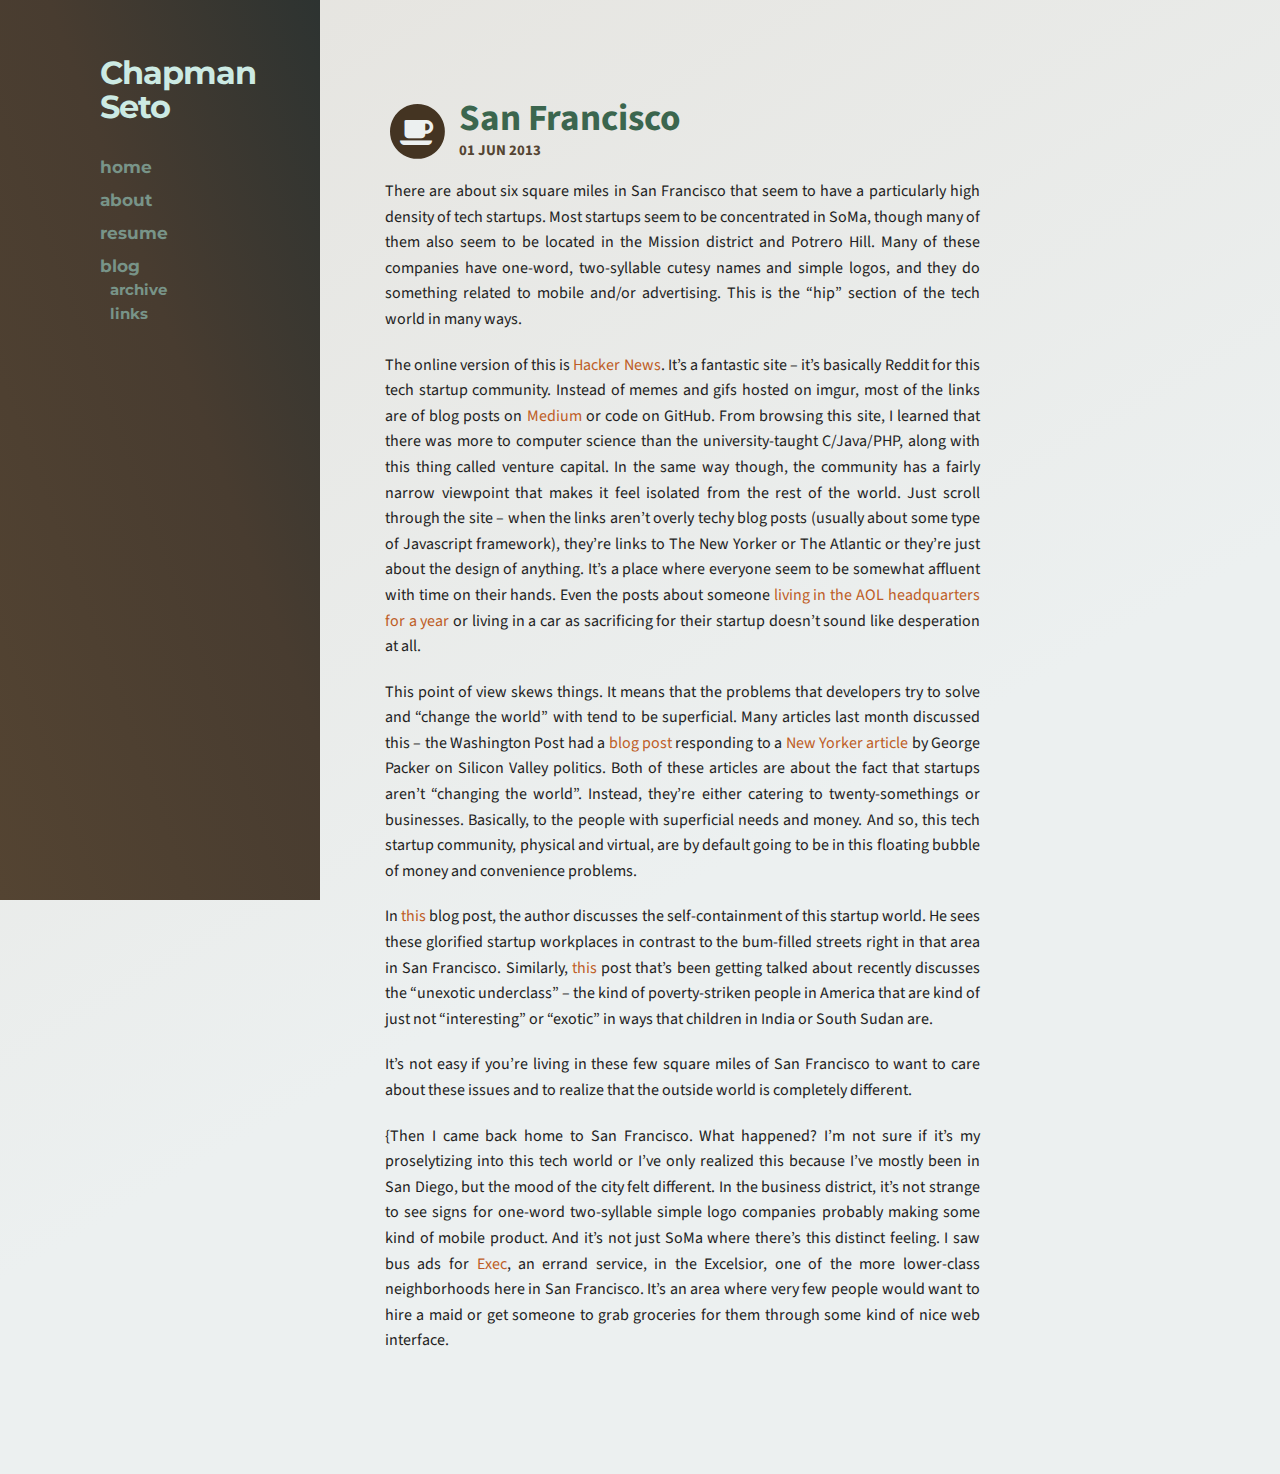
<file: blog/san-francisco/index.html>
<!DOCTYPE html>
<html>
<head>
  <meta charset="utf-8">
  <meta http-equiv="X-UA-Compatible" content="IE=edge,chrome=1">
  <title>San Francisco</title>
  <meta name="viewport" content="width=device-width">

  <script type="text/javascript" src="/js/zepto.min.js"></script>
  <!-- syntax highlighting CSS -->
  <link rel="stylesheet" href="/css/syntax.css">

  <!-- (google) fonts -->
  <link href='http://fonts.googleapis.com/css?family=Source+Sans+Pro:400,600,700,400italic,600italic,700italic|Montserrat:400,700' rel='stylesheet' type='text/css'>

  <!-- Custom CSS -->
  <link rel="stylesheet" href="/css/normalize.css" />
  <link rel="stylesheet" href="/css/foundation.min.css" />
  <link rel="stylesheet" href="/css/font-awesome.min.css" />
  <!--[if IE 7]>
    <link rel="stylesheet" href="/css/font-awesome-ie7.min.css">
  <![endif]-->
  <link rel="stylesheet" href="/css/style.css">
</head>

<body>

  <div id="container">

    <div id="sidebar">
      <h3 class="name">Chapman <br>Seto</h3>
      <ul class="side-nav" id="navigation">
        <li><a href="/">home</a></li>
        <li><a href="/about">about</a></li>
        <li><a href="/resume">resume</a></li>
        <li><a href="/blog">blog</a>
          
          <ul id="bloglinks">
            <li><a href="/blog/archive">archive</a></li>
            <li><a href="/blog/links">links</a></li>
          </ul>
          
        </li>
      </ul>
    </div>

    <div id="main">
      <div class="row">

        <div class="large-10 columns" id="post">
  <span class="icon-stack pull-left icon-2x">
        <i class="icon-circle icon-stack-base icon-brownish"></i>
        <i class="icon-coffee icon-lightish icon-other"></i>
  </span>
<h2 class="title">San Francisco<div class="date">01 Jun 2013</div></h2>

<p>There are about six square miles in San Francisco that seem to have a particularly high density of tech startups. Most startups seem to be concentrated in SoMa, though many of them also seem to be located in the Mission district and Potrero Hill. Many of these companies have one-word, two-syllable cutesy names and simple logos, and they do something related to mobile and/or advertising. This is the &#8220;hip&#8221; section of the tech world in many ways.</p>

<p>The online version of this is <a href='http://news.ycombinator.com/'>Hacker News</a>. It&#8217;s a fantastic site &#8211; it&#8217;s basically Reddit for this tech startup community. Instead of memes and gifs hosted on imgur, most of the links are of blog posts on <a href='https://medium.com/'>Medium</a> or code on GitHub. From browsing this site, I learned that there was more to computer science than the university-taught C/Java/PHP, along with this thing called venture capital. In the same way though, the community has a fairly narrow viewpoint that makes it feel isolated from the rest of the world. Just scroll through the site &#8211; when the links aren&#8217;t overly techy blog posts (usually about some type of Javascript framework), they&#8217;re links to The New Yorker or The Atlantic or they&#8217;re just about the design of anything. It&#8217;s a place where everyone seem to be somewhat affluent with time on their hands. Even the posts about someone <a href='http://news.cnet.com/8301-32973_3-57440513-296/meet-the-tireless-entrepreneur-who-squatted-at-aol/'>living in the AOL headquarters for a year</a> or living in a car as sacrificing for their startup doesn&#8217;t sound like desperation at all.</p>

<p>This point of view skews things. It means that the problems that developers try to solve and &#8220;change the world&#8221; with tend to be superficial. Many articles last month discussed this &#8211; the Washington Post had a <a href='http://www.washingtonpost.com/blogs/wonkblog/wp/2013/05/27/is-silicon-valley-only-interested-in-the-problems-of-twentysomethings/'>blog post</a> responding to a <a href='http://www.newyorker.com/reporting/2013/05/27/130527fa_fact_packer'>New Yorker article</a> by George Packer on Silicon Valley politics. Both of these articles are about the fact that startups aren&#8217;t &#8220;changing the world&#8221;. Instead, they&#8217;re either catering to twenty-somethings or businesses. Basically, to the people with superficial needs and money. And so, this tech startup community, physical and virtual, are by default going to be in this floating bubble of money and convenience problems.</p>

<p>In <a href='http://programmingisterrible.com/post/50421878989/come-here-and-work-on-hard-problems-except-the-ones'>this</a> blog post, the author discusses the self-containment of this startup world. He sees these glorified startup workplaces in contrast to the bum-filled streets right in that area in San Francisco. Similarly, <a href='http://miter.mit.edu/the-unexotic-underclass/'>this</a> post that&#8217;s been getting talked about recently discusses the &#8220;unexotic underclass&#8221; &#8211; the kind of poverty-striken people in America that are kind of just not &#8220;interesting&#8221; or &#8220;exotic&#8221; in ways that children in India or South Sudan are.</p>

<p>It&#8217;s not easy if you&#8217;re living in these few square miles of San Francisco to want to care about these issues and to realize that the outside world is completely different.</p>

<p>{Then I came back home to San Francisco. What happened? I&#8217;m not sure if it&#8217;s my proselytizing into this tech world or I&#8217;ve only realized this because I&#8217;ve mostly been in San Diego, but the mood of the city felt different. In the business district, it&#8217;s not strange to see signs for one-word two-syllable simple logo companies probably making some kind of mobile product. And it&#8217;s not just SoMa where there&#8217;s this distinct feeling. I saw bus ads for <a href='https://iamexec.com'>Exec</a>, an errand service, in the Excelsior, one of the more lower-class neighborhoods here in San Francisco. It&#8217;s an area where very few people would want to hire a maid or get someone to grab groceries for them through some kind of nice web interface.</p>
</div>


      </div>
    </div>

  </div>

</body>
</html>
</file>
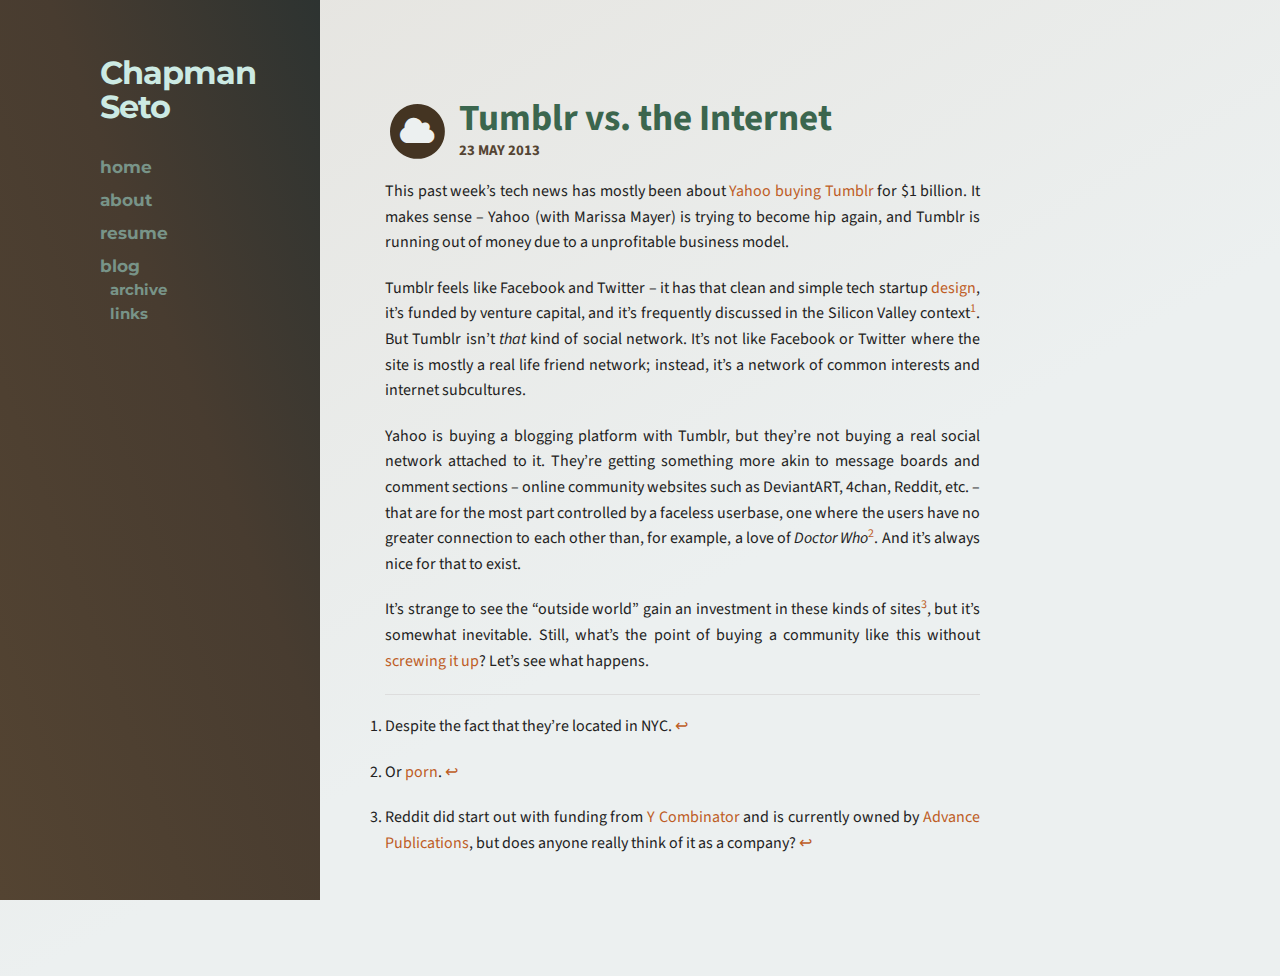
<file: blog/tumblr-vs-the-internet/index.html>
<!DOCTYPE html>
<html>
<head>
  <meta charset="utf-8">
  <meta http-equiv="X-UA-Compatible" content="IE=edge,chrome=1">
  <title>Tumblr vs. the Internet</title>
  <meta name="viewport" content="width=device-width">

  <script type="text/javascript" src="/js/zepto.min.js"></script>
  <!-- syntax highlighting CSS -->
  <link rel="stylesheet" href="/css/syntax.css">

  <!-- (google) fonts -->
  <link href='http://fonts.googleapis.com/css?family=Source+Sans+Pro:400,600,700,400italic,600italic,700italic|Montserrat:400,700' rel='stylesheet' type='text/css'>

  <!-- Custom CSS -->
  <link rel="stylesheet" href="/css/normalize.css" />
  <link rel="stylesheet" href="/css/foundation.min.css" />
  <link rel="stylesheet" href="/css/font-awesome.min.css" />
  <!--[if IE 7]>
    <link rel="stylesheet" href="/css/font-awesome-ie7.min.css">
  <![endif]-->
  <link rel="stylesheet" href="/css/style.css">
</head>

<body>

  <div id="container">

    <div id="sidebar">
      <h3 class="name"><a href="/">Chapman <br>Seto</a></h3>
      <ul class="side-nav" id="navigation">
        <li><a href="/">home</a></li>
        <li><a href="/about">about</a></li>
        <li><a href="/resume">resume</a></li>
        <li><a href="/blog">blog</a>
          
          <ul id="bloglinks">
            <li><a href="/blog/archive">archive</a></li>
            <li><a href="/blog/links">links</a></li>
          </ul>
          
        </li>
      </ul>
    </div>

    <div id="main">
      <div class="row">

        <div class="large-10 columns" id="post">
  <span class="icon-stack pull-left icon-2x">
        <i class="icon-circle icon-stack-base icon-brownish"></i>
        <i class="icon-cloud icon-lightish icon-other"></i>
  </span>
<h2 class="title">Tumblr vs. the Internet<div class="date">23 May 2013</div></h2>

<p>This past week&#8217;s tech news has mostly been about <a href='http://www.nytimes.com/2013/05/20/technology/yahoo-to-buy-tumblr-for-1-1-billion.html?pagewanted=all&amp;_r=0'>Yahoo buying Tumblr</a> for $1 billion. It makes sense &#8211; Yahoo (with Marissa Mayer) is trying to become hip again, and Tumblr is running out of money due to a unprofitable business model.</p>

<p>Tumblr feels like Facebook and Twitter &#8211; it has that clean and simple tech startup <a href='http://winners.webbyawards.com/2013/web/website-features-and-design/best-user-experience'>design</a>, it&#8217;s funded by venture capital, and it&#8217;s frequently discussed in the Silicon Valley context<sup id='fnref:1'><a href='#fn:1' rel='footnote'>1</a></sup>. But Tumblr isn&#8217;t <em>that</em> kind of social network. It&#8217;s not like Facebook or Twitter where the site is mostly a real life friend network; instead, it&#8217;s a network of common interests and internet subcultures.</p>

<p>Yahoo is buying a blogging platform with Tumblr, but they&#8217;re not buying a real social network attached to it. They&#8217;re getting something more akin to message boards and comment sections &#8211; online community websites such as DeviantART, 4chan, Reddit, etc. &#8211; that are for the most part controlled by a faceless userbase, one where the users have no greater connection to each other than, for example, a love of <em>Doctor Who</em><sup id='fnref:2'><a href='#fn:2' rel='footnote'>2</a></sup>. And it&#8217;s always nice for that to exist.</p>

<p>It&#8217;s strange to see the &#8220;outside world&#8221; gain an investment in these kinds of sites<sup id='fnref:3'><a href='#fn:3' rel='footnote'>3</a></sup>, but it&#8217;s somewhat inevitable. Still, what&#8217;s the point of buying a community like this without <a href='http://www.businesswire.com/news/home/20130520005659/en/Yahoo%21-Acquire-Tumblr'>screwing it up</a>? Let&#8217;s see what happens.</p>
<div class='footnotes'><hr /><ol><li id='fn:1'>
<p>Despite the fact that they&#8217;re located in NYC. <a href='#fnref:1' rev='footnote'>&#8617;</a></p>
</li><li id='fn:2'>
<p>Or <a href='http://techcrunch.com/2013/05/20/tumblrs-adult-fare-accounts-for-11-4-of-sites-top-200k-domains-tumblrs-adult-fare-accounts-for-11-4-of-sites-top-200k-domains-adults-sites-are-leading-category-of-referrals/'>porn</a>. <a href='#fnref:2' rev='footnote'>&#8617;</a></p>
</li><li id='fn:3'>
<p>Reddit did start out with funding from <a href='http://ycombinator.com/'>Y Combinator</a> and is currently owned by <a href='http://www.advance.net/'>Advance Publications</a>, but does anyone really think of it as a company? <a href='#fnref:3' rev='footnote'>&#8617;</a></p>
</li></ol></div>
</div>


      </div>
    </div>

  </div>

</body>
</html>
</file>
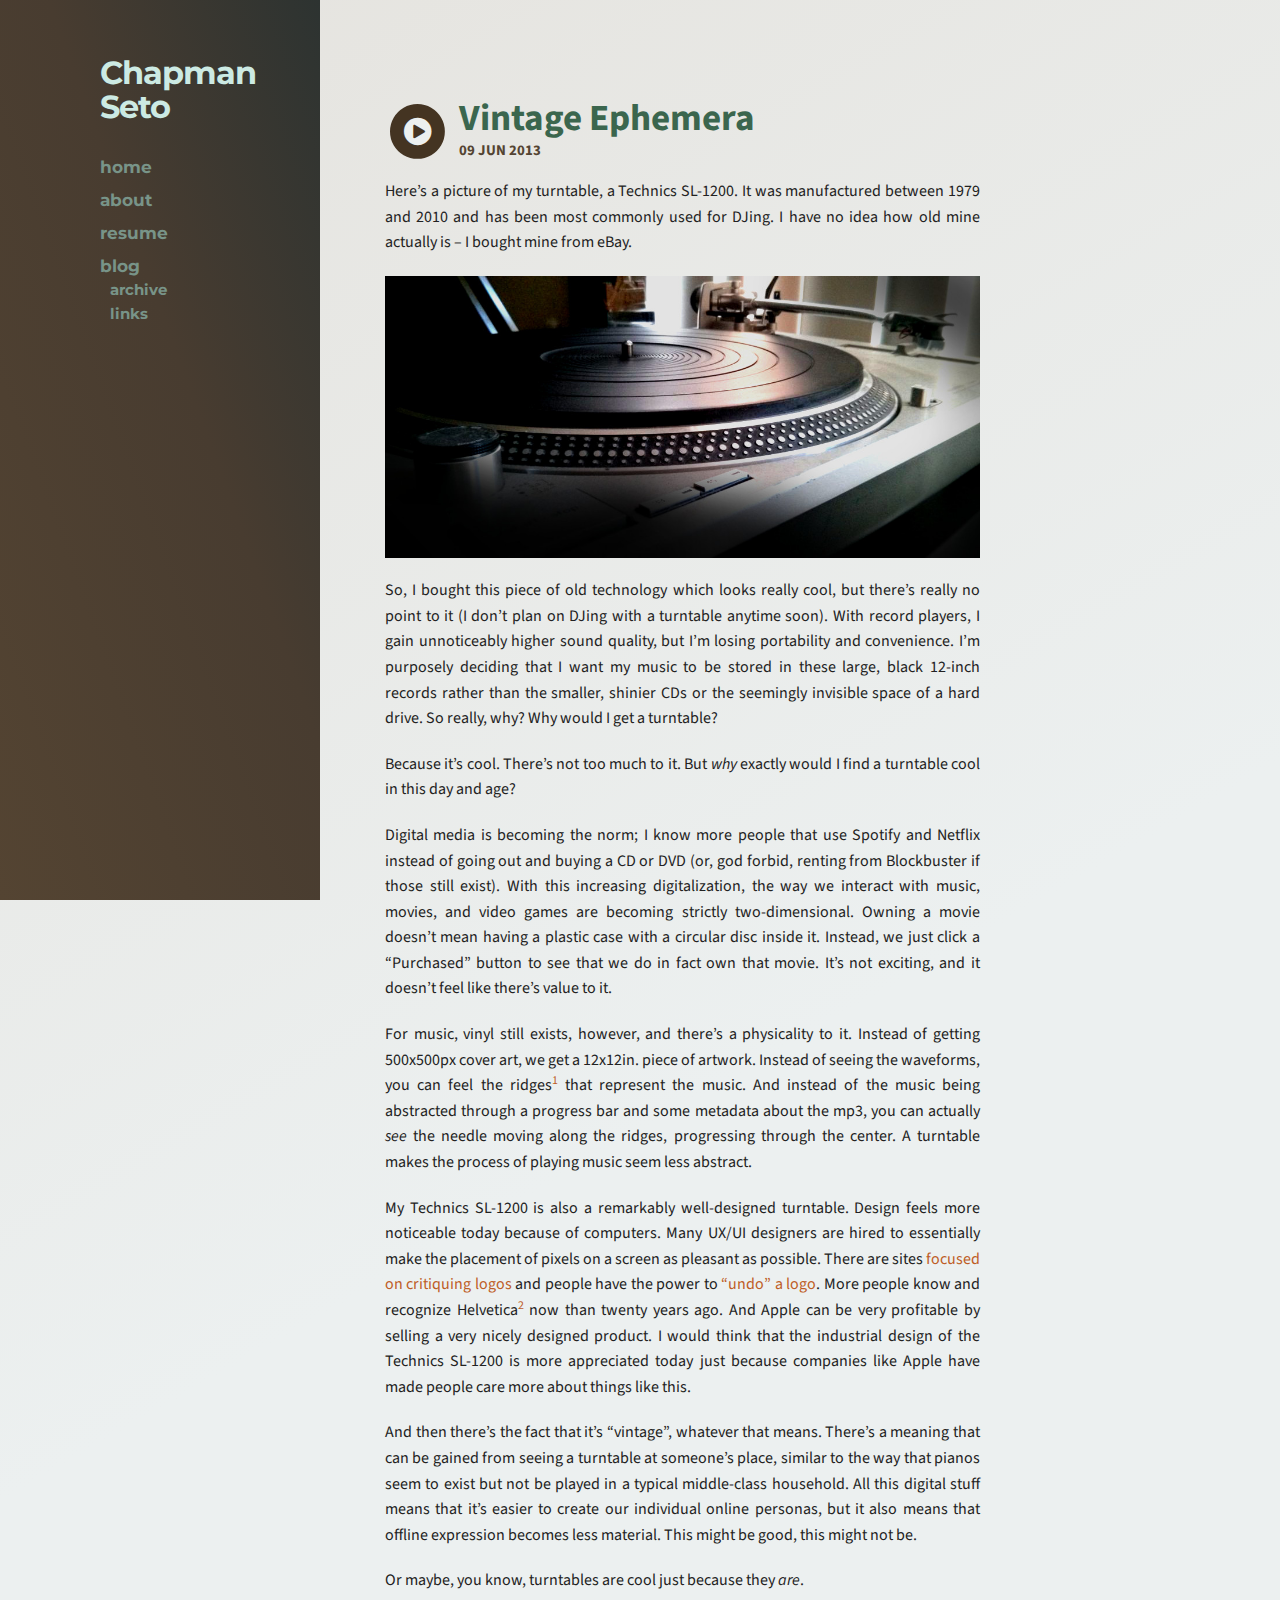
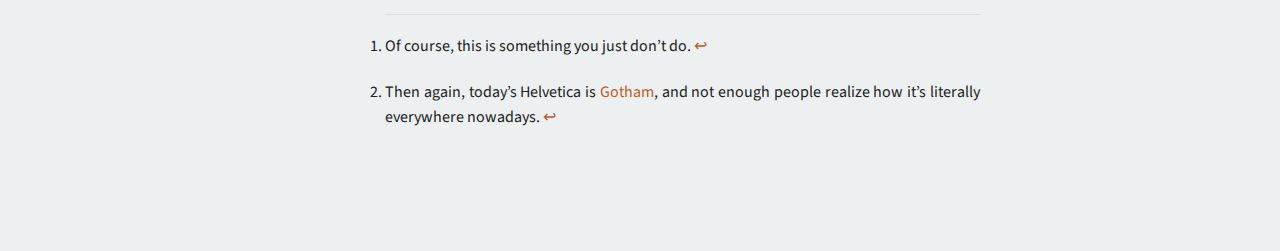
<file: blog/vintage/index.html>
<!DOCTYPE html>
<html>
<head>
  <meta charset="utf-8">
  <meta http-equiv="X-UA-Compatible" content="IE=edge,chrome=1">
  <title>Vintage Ephemera</title>
  <meta name="viewport" content="width=device-width">

  <script type="text/javascript" src="/js/zepto.min.js"></script>
  <!-- syntax highlighting CSS -->
  <link rel="stylesheet" href="/css/syntax.css">

  <!-- (google) fonts -->
  <link href='http://fonts.googleapis.com/css?family=Source+Sans+Pro:400,600,700,400italic,600italic,700italic|Montserrat:400,700' rel='stylesheet' type='text/css'>

  <!-- Custom CSS -->
  <link rel="stylesheet" href="/css/normalize.css" />
  <link rel="stylesheet" href="/css/foundation.min.css" />
  <link rel="stylesheet" href="/css/font-awesome.min.css" />
  <!--[if IE 7]>
    <link rel="stylesheet" href="/css/font-awesome-ie7.min.css">
  <![endif]-->
  <link rel="stylesheet" href="/css/style.css">
</head>

<body>

  <div id="container">

    <div id="sidebar">
      <h3 class="name"><a href="/">Chapman <br>Seto</a></h3>
      <ul class="side-nav" id="navigation">
        <li><a href="/">home</a></li>
        <li><a href="/about">about</a></li>
        <li><a href="/resume">resume</a></li>
        <li><a href="/blog">blog</a>
          
          <ul id="bloglinks">
            <li><a href="/blog/archive">archive</a></li>
            <li><a href="/blog/links">links</a></li>
          </ul>
          
        </li>
      </ul>
    </div>

    <div id="main">
      <div class="row">

        <div class="large-10 columns" id="post">
  <span class="icon-stack pull-left icon-2x">
        <i class="icon-circle icon-stack-base icon-brownish"></i>
        <i class="icon-play-sign icon-lightish icon-other"></i>
  </span>
<h2 class="title">Vintage Ephemera<div class="date">09 Jun 2013</div></h2>

<p>Here&#8217;s a picture of my turntable, a Technics SL-1200. It was manufactured between 1979 and 2010 and has been most commonly used for DJing. I have no idea how old mine actually is &#8211; I bought mine from eBay.</p>

<p><img alt='turntable' src='/images/turntable2.jpg' /></p>

<p>So, I bought this piece of old technology which looks really cool, but there&#8217;s really no point to it (I don&#8217;t plan on DJing with a turntable anytime soon). With record players, I gain unnoticeably higher sound quality, but I&#8217;m losing portability and convenience. I&#8217;m purposely deciding that I want my music to be stored in these large, black 12-inch records rather than the smaller, shinier CDs or the seemingly invisible space of a hard drive. So really, why? Why would I get a turntable?</p>

<p>Because it&#8217;s cool. There&#8217;s not too much to it. But <em>why</em> exactly would I find a turntable cool in this day and age?</p>

<p>Digital media is becoming the norm; I know more people that use Spotify and Netflix instead of going out and buying a CD or DVD (or, god forbid, renting from Blockbuster if those still exist). With this increasing digitalization, the way we interact with music, movies, and video games are becoming strictly two-dimensional. Owning a movie doesn&#8217;t mean having a plastic case with a circular disc inside it. Instead, we just click a &#8220;Purchased&#8221; button to see that we do in fact own that movie. It&#8217;s not exciting, and it doesn&#8217;t feel like there&#8217;s value to it.</p>

<p>For music, vinyl still exists, however, and there&#8217;s a physicality to it. Instead of getting 500x500px cover art, we get a 12x12in. piece of artwork. Instead of seeing the waveforms, you can feel the ridges<sup id='fnref:1'><a href='#fn:1' rel='footnote'>1</a></sup> that represent the music. And instead of the music being abstracted through a progress bar and some metadata about the mp3, you can actually <em>see</em> the needle moving along the ridges, progressing through the center. A turntable makes the process of playing music seem less abstract.</p>

<p>My Technics SL-1200 is also a remarkably well-designed turntable. Design feels more noticeable today because of computers. Many UX/UI designers are hired to essentially make the placement of pixels on a screen as pleasant as possible. There are sites <a href='http://www.underconsideration.com/brandnew/'>focused on critiquing logos</a> and people have the power to <a href='http://www.aiga.org/the-uc-logo-controversy/'>&#8220;undo&#8221; a logo</a>. More people know and recognize Helvetica<sup id='fnref:2'><a href='#fn:2' rel='footnote'>2</a></sup> now than twenty years ago. And Apple can be very profitable by selling a very nicely designed product. I would think that the industrial design of the Technics SL-1200 is more appreciated today just because companies like Apple have made people care more about things like this.</p>

<p>And then there&#8217;s the fact that it&#8217;s &#8220;vintage&#8221;, whatever that means. There&#8217;s a meaning that can be gained from seeing a turntable at someone&#8217;s place, similar to the way that pianos seem to exist but not be played in a typical middle-class household. All this digital stuff means that it&#8217;s easier to create our individual online personas, but it also means that offline expression becomes less material. This might be good, this might not be.</p>

<p>Or maybe, you know, turntables are cool just because they <em>are</em>.</p>
<div class='footnotes'><hr /><ol><li id='fn:1'>
<p>Of course, this is something you just don&#8217;t do. <a href='#fnref:1' rev='footnote'>&#8617;</a></p>
</li><li id='fn:2'>
<p>Then again, today&#8217;s Helvetica is <a href='http://en.wikipedia.org/wiki/Gotham_(typeface)'>Gotham</a>, and not enough people realize how it&#8217;s literally everywhere nowadays. <a href='#fnref:2' rev='footnote'>&#8617;</a></p>
</li></ol></div>
</div>


      </div>
    </div>

  </div>

</body>
</html>
</file>
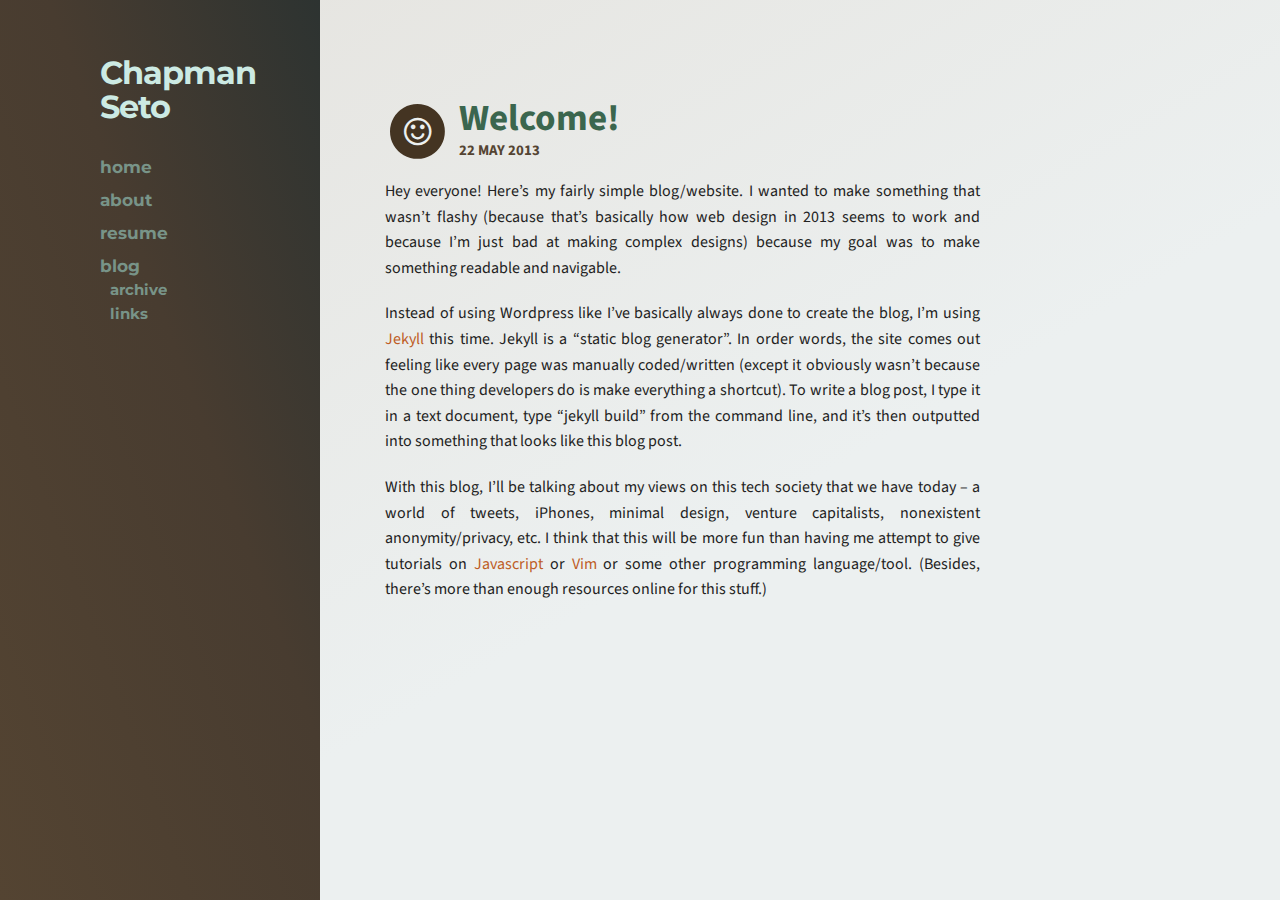
<file: blog/welcome/index.html>
<!DOCTYPE html>
<html>
<head>
  <meta charset="utf-8">
  <meta http-equiv="X-UA-Compatible" content="IE=edge,chrome=1">
  <title>Welcome!</title>
  <meta name="viewport" content="width=device-width">

  <script type="text/javascript" src="/js/zepto.min.js"></script>
  <!-- syntax highlighting CSS -->
  <link rel="stylesheet" href="/css/syntax.css">

  <!-- (google) fonts -->
  <link href='http://fonts.googleapis.com/css?family=Source+Sans+Pro:400,600,700,400italic,600italic,700italic|Montserrat:400,700' rel='stylesheet' type='text/css'>

  <!-- Custom CSS -->
  <link rel="stylesheet" href="/css/normalize.css" />
  <link rel="stylesheet" href="/css/foundation.min.css" />
  <link rel="stylesheet" href="/css/font-awesome.min.css" />
  <!--[if IE 7]>
    <link rel="stylesheet" href="/css/font-awesome-ie7.min.css">
  <![endif]-->
  <link rel="stylesheet" href="/css/style.css">
</head>

<body>

  <div id="container">

    <div id="sidebar">
      <h3 class="name"><a href="/">Chapman <br>Seto</a></h3>
      <ul class="side-nav" id="navigation">
        <li><a href="/">home</a></li>
        <li><a href="/about">about</a></li>
        <li><a href="/resume">resume</a></li>
        <li><a href="/blog">blog</a>
          
          <ul id="bloglinks">
            <li><a href="/blog/archive">archive</a></li>
            <li><a href="/blog/links">links</a></li>
          </ul>
          
        </li>
      </ul>
    </div>

    <div id="main">
      <div class="row">

        <div class="large-10 columns" id="post">
  <span class="icon-stack pull-left icon-2x">
        <i class="icon-circle icon-stack-base icon-brownish"></i>
        <i class="icon-smile icon-lightish icon-other"></i>
  </span>
<h2 class="title">Welcome!<div class="date">22 May 2013</div></h2>

<p>Hey everyone! Here&#8217;s my fairly simple blog/website. I wanted to make something that wasn&#8217;t flashy (because that&#8217;s basically how web design in 2013 seems to work and because I&#8217;m just bad at making complex designs) because my goal was to make something readable and navigable.</p>

<p>Instead of using Wordpress like I&#8217;ve basically always done to create the blog, I&#8217;m using <a href='http://jekyllrb.com/'>Jekyll</a> this time. Jekyll is a &#8220;static blog generator&#8221;. In order words, the site comes out feeling like every page was manually coded/written (except it obviously wasn&#8217;t because the one thing developers do is make everything a shortcut). To write a blog post, I type it in a text document, type &#8220;jekyll build&#8221; from the command line, and it&#8217;s then outputted into something that looks like this blog post.</p>

<p>With this blog, I&#8217;ll be talking about my views on this tech society that we have today &#8211; a world of tweets, iPhones, minimal design, venture capitalists, nonexistent anonymity/privacy, etc. I think that this will be more fun than having me attempt to give tutorials on <a href='http://javascriptissexy.com/how-to-learn-javascript-properly/'>Javascript</a> or <a href='http://yanpritzker.com/2011/12/16/learn-to-speak-vim-verbs-nouns-and-modifiers/'>Vim</a> or some other programming language/tool. (Besides, there&#8217;s more than enough resources online for this stuff.)</p>
</div>


      </div>
    </div>

  </div>

</body>
</html>
</file>
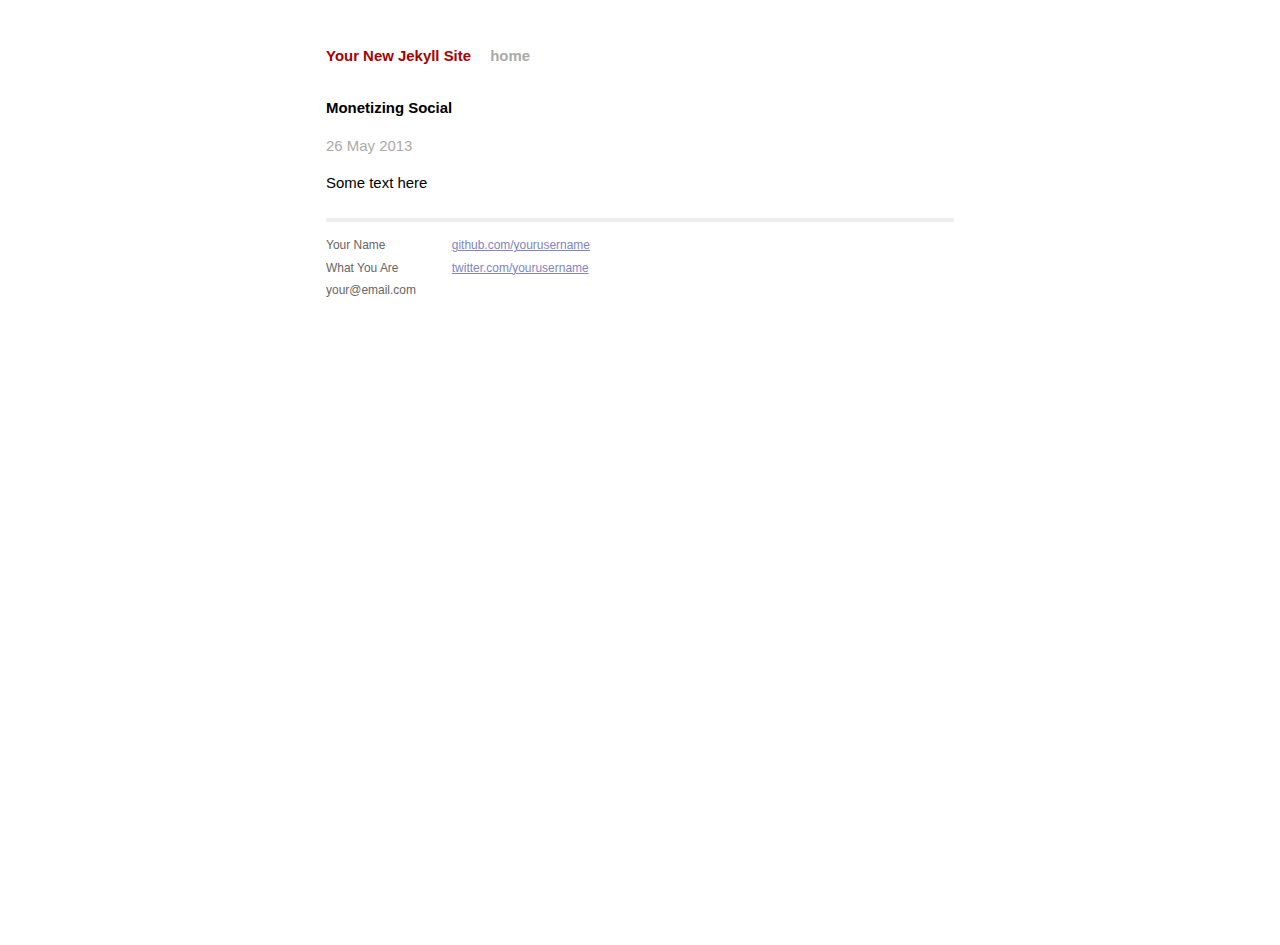
<file: test/2013/05/26/monetizing-social.html>
<!DOCTYPE html>
<html>
    <head>
        <meta charset="utf-8">
        <meta http-equiv="X-UA-Compatible" content="IE=edge,chrome=1">
        <title>Monetizing Social</title>
        <meta name="viewport" content="width=device-width">

        <!-- syntax highlighting CSS -->
        <link rel="stylesheet" href="/css/syntax.css">

        <!-- Custom CSS -->
        <link rel="stylesheet" href="/css/main.css">

    </head>
    <body>

        <div class="container">
          <div class="site">
            <div class="header">
              <h1 class="title"><a href="/">Your New Jekyll Site</a></h1>
              <a class="extra" href="/">home</a>
            </div>
     
                <h2>Monetizing Social</h2>
<p class="meta">26 May 2013</p>

<div id="post">
<p>Some text here</p>
</div>


            <div class="footer">
              <div class="contact">
                <p>
                  Your Name<br />
                  What You Are<br />
                  your@email.com
                </p>
              </div>
              <div class="contact">
                <p>
                  <a href="http://github.com/yourusername/">github.com/yourusername</a><br />
                  <a href="http://twitter.com/yourusername/">twitter.com/yourusername</a><br />
                </p>
              </div>
            </div>
          </div>
        </div> <!-- /container -->

    </body>
</html>
</file>
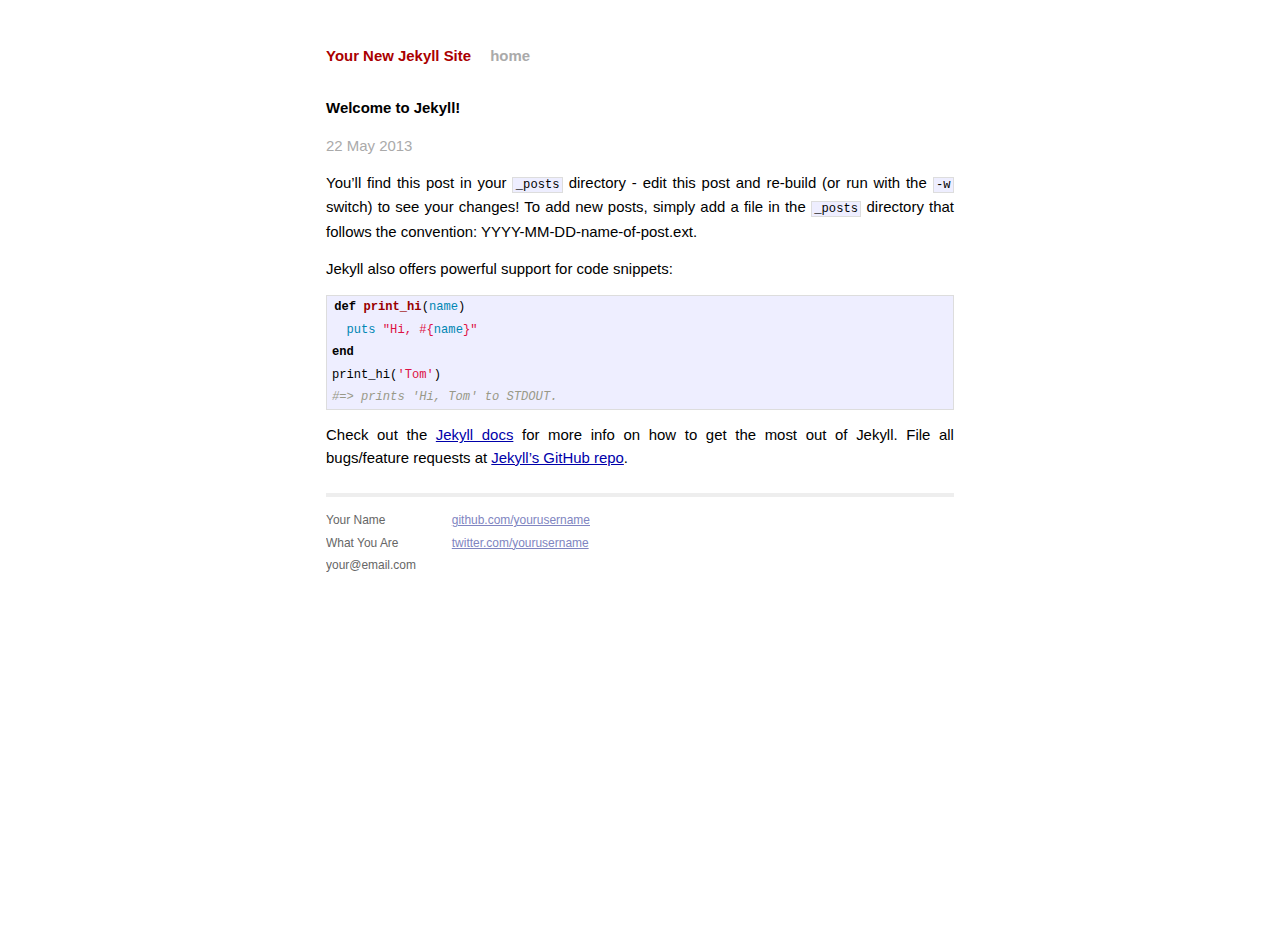
<file: test/jekyll/update/2013/05/22/welcome-to-jekyll.html>
<!DOCTYPE html>
<html>
    <head>
        <meta charset="utf-8">
        <meta http-equiv="X-UA-Compatible" content="IE=edge,chrome=1">
        <title>Welcome to Jekyll!</title>
        <meta name="viewport" content="width=device-width">

        <!-- syntax highlighting CSS -->
        <link rel="stylesheet" href="/css/syntax.css">

        <!-- Custom CSS -->
        <link rel="stylesheet" href="/css/main.css">

    </head>
    <body>

        <div class="container">
          <div class="site">
            <div class="header">
              <h1 class="title"><a href="/">Your New Jekyll Site</a></h1>
              <a class="extra" href="/">home</a>
            </div>
     
                <h2>Welcome to Jekyll!</h2>
<p class="meta">22 May 2013</p>

<div id="post">
<p>You&#8217;ll find this post in your <code>_posts</code> directory - edit this post and re-build (or run with the <code>-w</code> switch) to see your changes! To add new posts, simply add a file in the <code>_posts</code> directory that follows the convention: YYYY-MM-DD-name-of-post.ext.</p>

<p>Jekyll also offers powerful support for code snippets:</p>
<div class='highlight'><pre><code class='ruby'><span class='k'>def</span> <span class='nf'>print_hi</span><span class='p'>(</span><span class='nb'>name</span><span class='p'>)</span>
  <span class='nb'>puts</span> <span class='s2'>&quot;Hi, </span><span class='si'>#{</span><span class='nb'>name</span><span class='si'>}</span><span class='s2'>&quot;</span>
<span class='k'>end</span>
<span class='n'>print_hi</span><span class='p'>(</span><span class='s1'>&#39;Tom&#39;</span><span class='p'>)</span>
<span class='c1'>#=&gt; prints &#39;Hi, Tom&#39; to STDOUT.</span>
</code></pre></div>
<p>Check out the <a href='http://jekyllrb.com'>Jekyll docs</a> for more info on how to get the most out of Jekyll. File all bugs/feature requests at <a href='https://github.com/mojombo/jekyll'>Jekyll&#8217;s GitHub repo</a>.</p>
</div>


            <div class="footer">
              <div class="contact">
                <p>
                  Your Name<br />
                  What You Are<br />
                  your@email.com
                </p>
              </div>
              <div class="contact">
                <p>
                  <a href="http://github.com/yourusername/">github.com/yourusername</a><br />
                  <a href="http://twitter.com/yourusername/">twitter.com/yourusername</a><br />
                </p>
              </div>
            </div>
          </div>
        </div> <!-- /container -->

    </body>
</html>
</file>
<file: css/syntax.css>
.highlight  { background: #ffffff; }
.highlight .c { color: #999988; font-style: italic } /* Comment */
.highlight .err { color: #a61717; background-color: #e3d2d2 } /* Error */
.highlight .k { font-weight: bold } /* Keyword */
.highlight .o { font-weight: bold } /* Operator */
.highlight .cm { color: #999988; font-style: italic } /* Comment.Multiline */
.highlight .cp { color: #999999; font-weight: bold } /* Comment.Preproc */
.highlight .c1 { color: #999988; font-style: italic } /* Comment.Single */
.highlight .cs { color: #999999; font-weight: bold; font-style: italic } /* Comment.Special */
.highlight .gd { color: #000000; background-color: #ffdddd } /* Generic.Deleted */
.highlight .gd .x { color: #000000; background-color: #ffaaaa } /* Generic.Deleted.Specific */
.highlight .ge { font-style: italic } /* Generic.Emph */
.highlight .gr { color: #aa0000 } /* Generic.Error */
.highlight .gh { color: #999999 } /* Generic.Heading */
.highlight .gi { color: #000000; background-color: #ddffdd } /* Generic.Inserted */
.highlight .gi .x { color: #000000; background-color: #aaffaa } /* Generic.Inserted.Specific */
.highlight .go { color: #888888 } /* Generic.Output */
.highlight .gp { color: #555555 } /* Generic.Prompt */
.highlight .gs { font-weight: bold } /* Generic.Strong */
.highlight .gu { color: #aaaaaa } /* Generic.Subheading */
.highlight .gt { color: #aa0000 } /* Generic.Traceback */
.highlight .kc { font-weight: bold } /* Keyword.Constant */
.highlight .kd { font-weight: bold } /* Keyword.Declaration */
.highlight .kp { font-weight: bold } /* Keyword.Pseudo */
.highlight .kr { font-weight: bold } /* Keyword.Reserved */
.highlight .kt { color: #445588; font-weight: bold } /* Keyword.Type */
.highlight .m { color: #009999 } /* Literal.Number */
.highlight .s { color: #d14 } /* Literal.String */
.highlight .na { color: #008080 } /* Name.Attribute */
.highlight .nb { color: #0086B3 } /* Name.Builtin */
.highlight .nc { color: #445588; font-weight: bold } /* Name.Class */
.highlight .no { color: #008080 } /* Name.Constant */
.highlight .ni { color: #800080 } /* Name.Entity */
.highlight .ne { color: #990000; font-weight: bold } /* Name.Exception */
.highlight .nf { color: #990000; font-weight: bold } /* Name.Function */
.highlight .nn { color: #555555 } /* Name.Namespace */
.highlight .nt { color: #000080 } /* Name.Tag */
.highlight .nv { color: #008080 } /* Name.Variable */
.highlight .ow { font-weight: bold } /* Operator.Word */
.highlight .w { color: #bbbbbb } /* Text.Whitespace */
.highlight .mf { color: #009999 } /* Literal.Number.Float */
.highlight .mh { color: #009999 } /* Literal.Number.Hex */
.highlight .mi { color: #009999 } /* Literal.Number.Integer */
.highlight .mo { color: #009999 } /* Literal.Number.Oct */
.highlight .sb { color: #d14 } /* Literal.String.Backtick */
.highlight .sc { color: #d14 } /* Literal.String.Char */
.highlight .sd { color: #d14 } /* Literal.String.Doc */
.highlight .s2 { color: #d14 } /* Literal.String.Double */
.highlight .se { color: #d14 } /* Literal.String.Escape */
.highlight .sh { color: #d14 } /* Literal.String.Heredoc */
.highlight .si { color: #d14 } /* Literal.String.Interpol */
.highlight .sx { color: #d14 } /* Literal.String.Other */
.highlight .sr { color: #009926 } /* Literal.String.Regex */
.highlight .s1 { color: #d14 } /* Literal.String.Single */
.highlight .ss { color: #990073 } /* Literal.String.Symbol */
.highlight .bp { color: #999999 } /* Name.Builtin.Pseudo */
.highlight .vc { color: #008080 } /* Name.Variable.Class */
.highlight .vg { color: #008080 } /* Name.Variable.Global */
.highlight .vi { color: #008080 } /* Name.Variable.Instance */
.highlight .il { color: #009999 } /* Literal.Number.Integer.Long */
</file>
<file: css/style.css>
/* website - style.css
 *
 */

.rounded {
  border:2px #000000 solid;
  border-radius:0.5em;
  width:1em;
  height:1em;
  display:inline-block;
}

.minus {
  margin-left:-0.38em;

}

h3 .icon-stack {
  font-size:0.7em;
  vertical-align:-25%;
}

h3 .icon-stack .icon-oth {
  left: -1px;
}

.icon-darkish {
  color:#4d5351;
}

.icon-lightish {
  color:#ecf0f0;
}

.icon-brownish {
  color:#443422;
}

html, body, #container, #main {
  min-height:100%;
}

body {
  font-family:'Source Sans Pro', Helvetica, Arial, sans-serif;
  background:transparent;
}

html {
  background: #ecf0f0; /* Old browsers */
  background: -moz-linear-gradient(-30deg, #E5E3DE 0%, #ecf0f0 58%); /* FF3.6+ */
  background: -webkit-gradient(linear, left top, right bottom, color-stop(0%,#E5E3DE), color-stop(58%,#ecf0f0)); /* Chrome,Safari4+ */
  background: -webkit-linear-gradient(-30deg, #E5E3DE 0%,#ecf0f0 58%); /* Chrome10+,Safari5.1+ */
  background: -o-linear-gradient(-30deg, #E5E3DE 0%,#ecf0f0 58%); /* Opera 11.10+ */
  background: -ms-linear-gradient(-30deg, #E5E3DE 0%,#ecf0f0 58%); /* IE10+ */
  background: linear-gradient(150deg, #E5E3DE 0%,#ecf0f0 58%); /* W3C */
  filter: progid:DXImageTransform.Microsoft.gradient( startColorstr='#e5e3de', endColorstr='#ecf0f0',GradientType=1 ); /* IE6-9 fallback on horizontal gradient */
}

a {
  color:#BE5D26;
}

a:hover {
  color:#5B765E;
}

#sidebar, #main {
  min-height:100%;
}

#main {
  margin-bottom:100px;
}

/* Sidebar */

#sidebar {
  position:fixed;
  width:320px;
  padding-left:100px;
  padding-top:50px;
  z-index:2;

  font-family: 'Montserrat', Arial, sans-serif;

  /* Sidebar Gradient Background */
  background: #544432; /* Old browsers */
  background: -moz-linear-gradient(70deg, #544432 0%, #483c30 58%, #2d3331 100%); /* FF3.6+ */
  background: -webkit-gradient(linear, left bottom, right top, color-stop(0%,#544432), color-stop(58%,#483c30), color-stop(100%,#2d3331)); /* Chrome,Safari4+ */
  background: -webkit-linear-gradient(70deg, #544432 0%,#483c30 58%,#2d3331 100%); /* Chrome10+,Safari5.1+ */
  background: -o-linear-gradient(70deg, #544432 0%,#483c30 58%,#2d3331 100%); /* Opera 11.10+ */
  background: -ms-linear-gradient(70deg, #544432 0%,#483c30 58%,#2d3331 100%); /* IE10+ */
  background: linear-gradient(70deg, #544432 0%,#483c30 58%,#2d3331 100%); /* W3C */
}

.name {
  color:#cceae3;
  font-family: 'Montserrat', Arial, sans-serif;
  font-size:2em;
  line-height:1.05em;
  letter-spacing:-1px;
}

.name a {
  color:#cceae3;
}

#navigation a {
  color:#789488;
  font-size:1.2em;
  font-weight:bold;
}

#navigation a:hover {
  color:#98b4a8;
}

#bloglinks {
  list-style:none;
  padding:0;
  margin:0 0 0 10px;
}

#bloglinks li {
  margin:0;
}

/* Main container */

#main {
  min-height:100%;
  position:relative;
  left:320px;
  max-width:800px;
}

#main > .row {
  padding-left:50px;
  padding-top:100px;
  
}

/* Main Page */

#hello {
  border-right:1px #b8aca0 solid;
}

#hello .title, #recent .title {
  font-family: 'Montserrat', Arial, sans-serif;
  letter-spacing:-1px;
}

#hello .title {
  color:#483c30;
  margin-bottom:0.2em;
}

#hello p {
  font-size:1.2em;
  color:#817365;
  line-height:1.2em;
}

#hello a {
  color:#DE7D46;
}

#hello a:hover {
  color:#6B967E;
}

#recent .title {
  padding:0.9em 0 0 0;
  color:#887c70;
  margin:0;
}

#recent .main-post {
  font-family:'Source Sans Pro', Helvetica, Arial, sans-serif;
  color:#716355;
  padding:0;
  margin:0;
  font-weight:600;
  font-size:1.3em;
}

#recent .main-post a {
  color:#6B967E;
}

#recent .main-post a:hover {
  color:#DE7D46;
}

#recent .date {
  font-size:10px;
  text-transform:uppercase;
  margin-bottom:5px;
}

/* Pages */

#about {
  position:relative;
  text-align:justify;
  top:-40px;
}

.page-head {
  font-family: 'Montserrat', Arial, sans-serif;
  letter-spacing:-1px;
  color:#483c30;
  margin-bottom:0.2em;
}

/* Resume */

#resume {
  font-size:0.9em;
  line-height:1.2em;
  text-align:justify;
  position:relative;
  top:-40px;
}

#resume a {
  color:#6B967E;
}

#resume a:hover {
  color:#DE7D46;
}

#resume .head {
  font-family: 'Montserrat', Arial, sans-serif;
  font-weight:bold;
  letter-spacing:-1px;
  color:#483c30;
  margin-bottom:0.2em;
  background:#cccccc;
  padding:3px 0 3px 5px;
}

#resume .sect {
  margin-bottom:20px;
}

#resume .date {
  font-size:0.8em;
  font-weight:600;
  text-transform:uppercase;
}

#resume .major {
  font-weight:bold;
  font-size:1.2em;
}

#resume .school {
  margin-bottom:1em;
}

#resume .b {
  font-size:0.8em;
  font-weight:bold;
  text-transform:uppercase;
}

#resume .sm {
  font-size:0.73em;
  margin-left:4.4em;
}

#resume .courses li {
  list-style:none;
  padding:0;
  margin:0;
  line-height:1.2em;
}

#resume .title {
  font-weight:bold;
  font-size:1.2em;
  margin-bottom:3px;
}

#resume .title .act {
  font-weight:bold;
  margin-right:5px;
}

#resume .title .sub {
  font-weight:normal;
}

#resume .res-unit ul {
  margin-left:1em;
  list-style: square outside url('[data-uri]');
}

#resume .res-unit ul li {
  line-height:1.2em;
}

/* Blog Page */

#blog-name {
    position:absolute;
    top:45px;
    left:-18px;
    font-family: 'Montserrat', Arial, sans-serif;
    font-size:100px;
    font-weight:bold;
    letter-spacing:-3px;
    color:#2d3331;
}

#blog-name .n {
    margin-left:18px;
}

#posts {
  margin-top:80px;
}

#posts .post-title {
  font-family:'Source Sans Pro', Helvetica, Arial, sans-serif;
  margin:0;
  line-height:1em;
}

#posts .post-title a {
  color:#6B967E;
}

#posts .post-title a:hover {
  color:#3B664E;
}

#posts .date {
  font-size:0.5em;
  margin:-1px 0 10px 1px;
  text-transform:uppercase;
  color:#544432;
}

#posts .excerpt {
  text-align:justify;
}

/* Blog Posts */

#post {
  text-align:justify;
}

#post .title {
  font-family:'Source Sans Pro', Helvetica, Arial, sans-serif;
  margin:0;
  line-height:1em;
}

#post .title {
  color:#3B664E;
}

#post .date {
  font-size:0.4em;
  margin:-5px 0 10px 1px;
  text-transform:uppercase;
  color:#544432;
}

#links {
  margin-top:80px;
}

#links a {
  color:#3B664E;
}

#links a:hover {
  color:#BE5D26;
}

#links a h4 {
  font-family:'Source Sans Pro', Helvetica, Arial, sans-serif;
  color:#3B664E;
  margin-bottom:0;
}

#links a:hover h4 {
  font-family:'Source Sans Pro', Helvetica, Arial, sans-serif;
  color:#BE5D26;
}

#links .sub {
  line-height:1em;
  font-size:0.8em;
  padding-bottom:0.4em;
}
</file>
<file: css/main.css>
/*****************************************************************************/
/*
/* Common
/*
/*****************************************************************************/

/* Global Reset */
* {
  margin: 0;
  padding: 0;
}

html, body { height: 100%; }

body {
  background-color: #FFF;
  font: 13.34px Helvetica, Arial, sans-serif;
  font-size: small;
  text-align: center;
}

h1, h2, h3, h4, h5, h6 {
  font-size: 100%; }

h1 { margin-bottom: 1em; }
p { margin: 1em 0; }

a         { color: #00a; }
a:hover   { color: #000; }
a:visited { color: #a0a; }

table {
  font-size: inherit;
  font: 100%;
}

/*****************************************************************************/
/*
/* Home
/*
/*****************************************************************************/
ul.posts {
  list-style-type: none;
  margin-bottom: 2em;
}

ul.posts li {
  line-height: 1.75em;
}

ul.posts span {
  color: #aaa;
  font-family: Monaco, "Courier New", monospace;
  font-size: 80%;
}

/*****************************************************************************/
/*
/* Site
/*
/*****************************************************************************/

.site {
  font-size: 115%;
  text-align: justify;
  width: 42em;
  margin: 3em auto 2em;
  line-height: 1.5em;
}

.site .header a {
  font-weight: bold;
  text-decoration: none;
}

.site .header h1.title {
  display: inline-block;
  margin-bottom: 2em;
}

.site .header h1.title a {
  color: #a00;
}

.site .header h1.title a:hover {
  color: #000;
}

.site .header a.extra {
  color: #aaa;
  margin-left: 1em;
}

.site .header a.extra:hover {
  color: #000;
}

.site .meta {
  color: #aaa;
}

.site .footer {
  font-size: 80%;
  color: #666;
  border-top: 4px solid #eee;
  margin-top: 2em;
  overflow: hidden;
}

.site .footer .contact {
  float: left;
  margin-right: 3em;
}

.site .footer .contact a {
  color: #8085C1;
}

.site .footer .rss {
  margin-top: 1.1em;
  margin-right: -.2em;
  float: right;
}

.site .footer .rss img {
  border: 0;
}

/*****************************************************************************/
/*
/* Posts
/*
/*****************************************************************************/

/* standard */
#post pre {
  border: 1px solid #ddd;
  background-color: #eef;
  padding: 0 .4em;
}

#post ul, #post ol {
  margin-left: 1.35em;
}

#post code {
  border: 1px solid #ddd;
  background-color: #eef;
  padding: 0 .2em;
}

#post pre code {
  border: none;
}

/* terminal */
#post pre.terminal {
  border: 1px solid #000;
  background-color: #333;
  color: #FFF;
}

#post pre.terminal code {
  background-color: #333;
}
</file>
